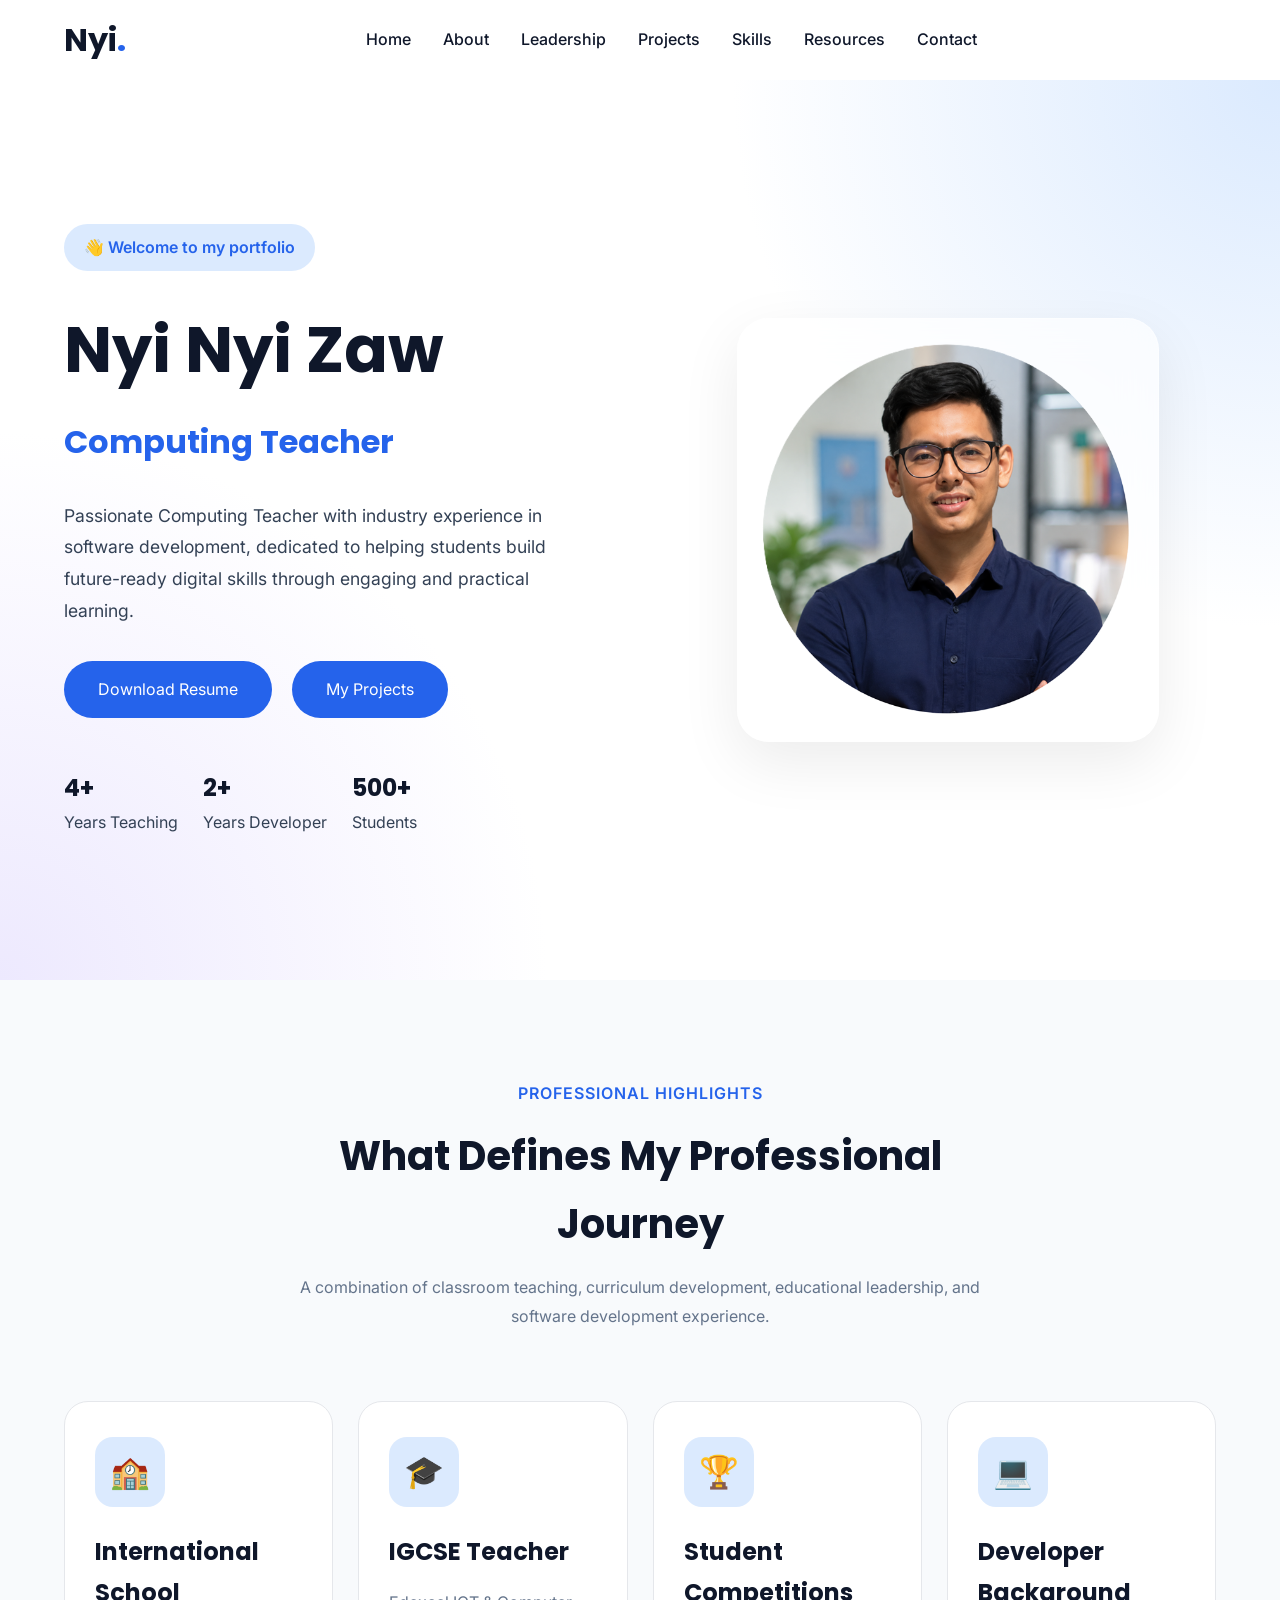
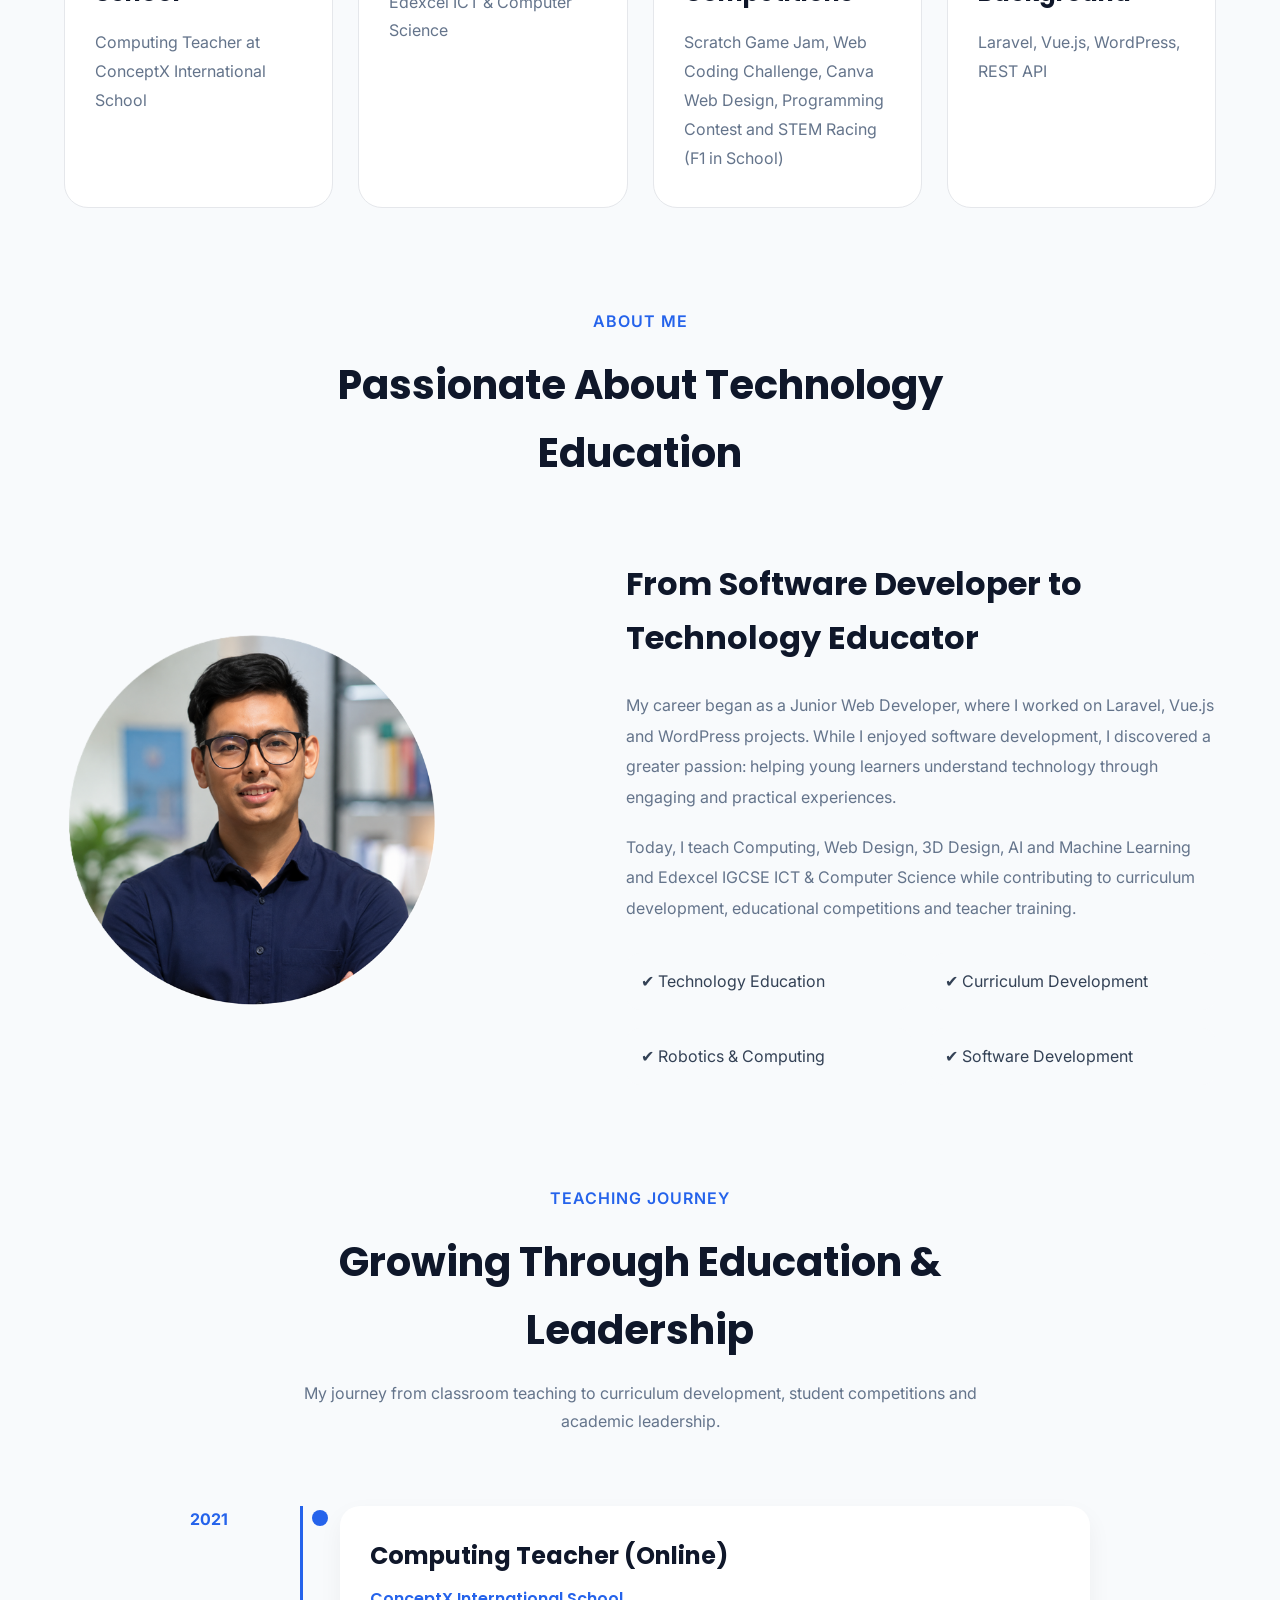
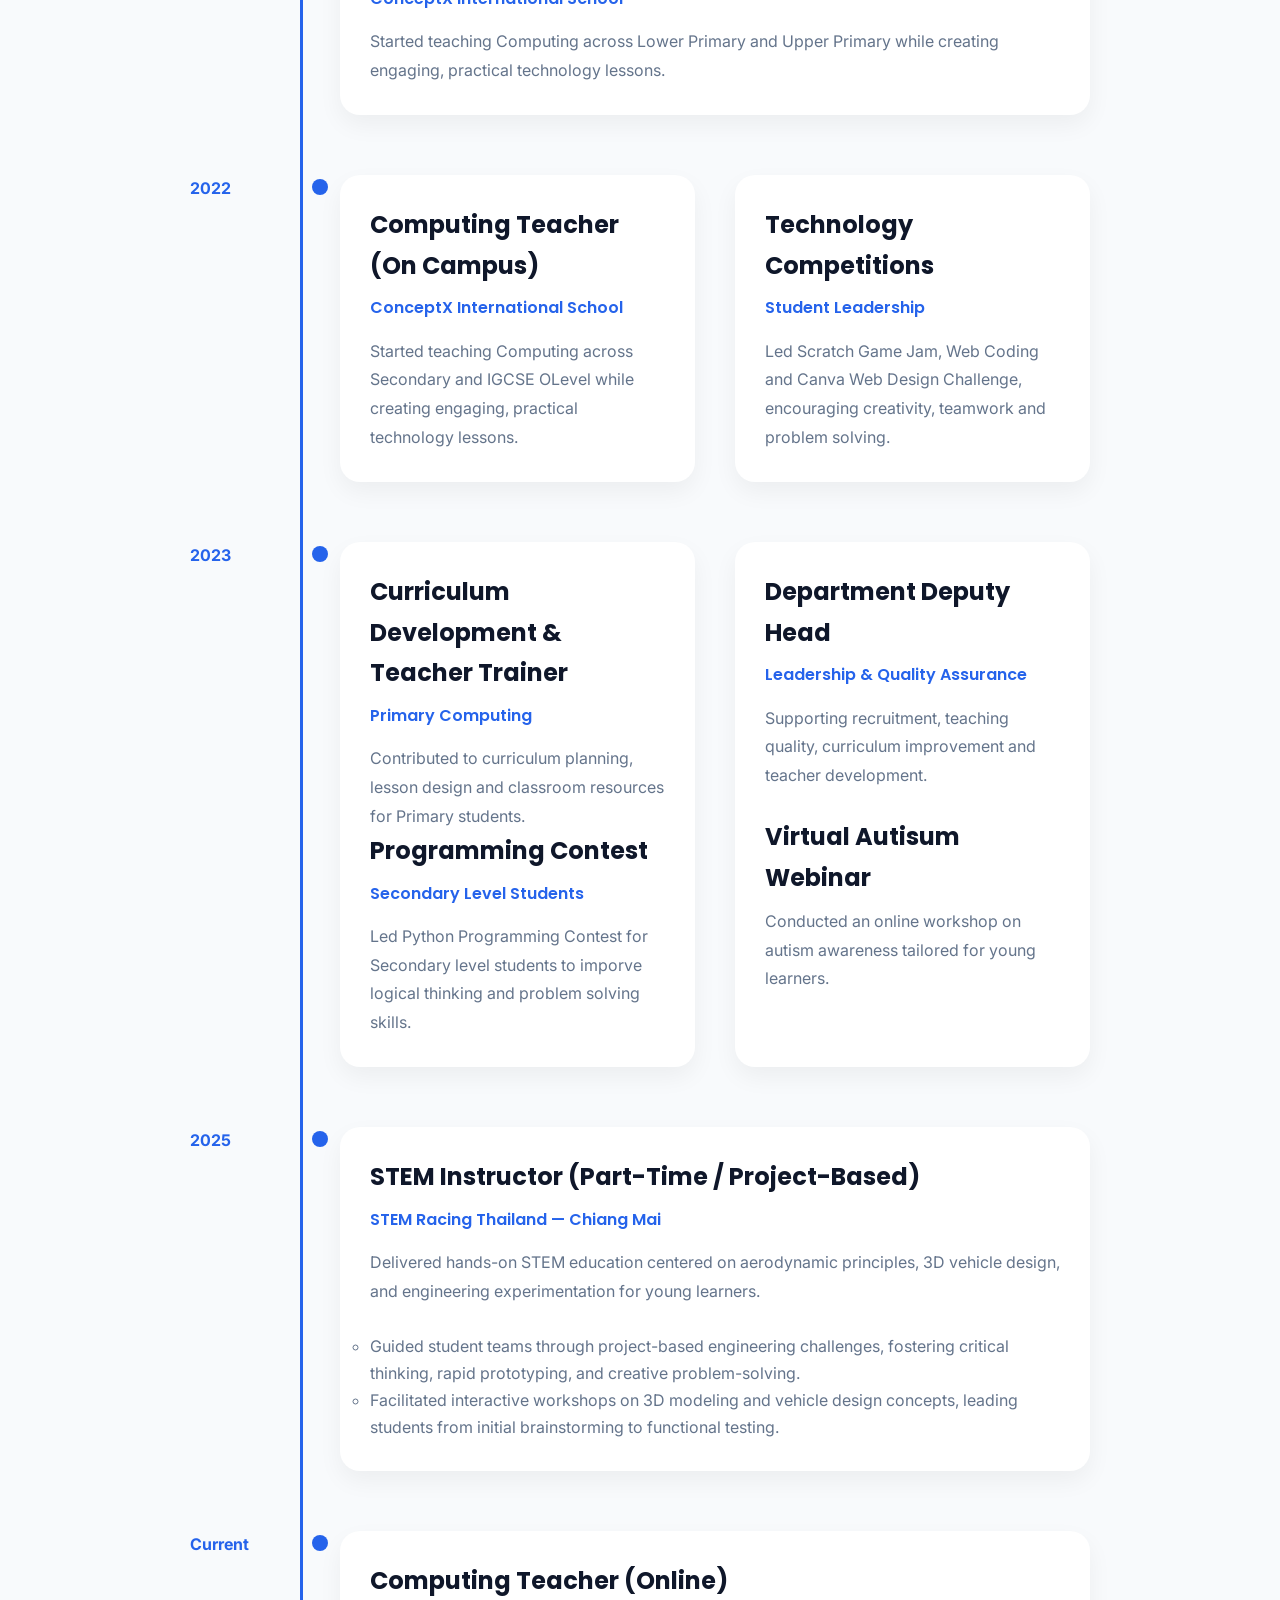
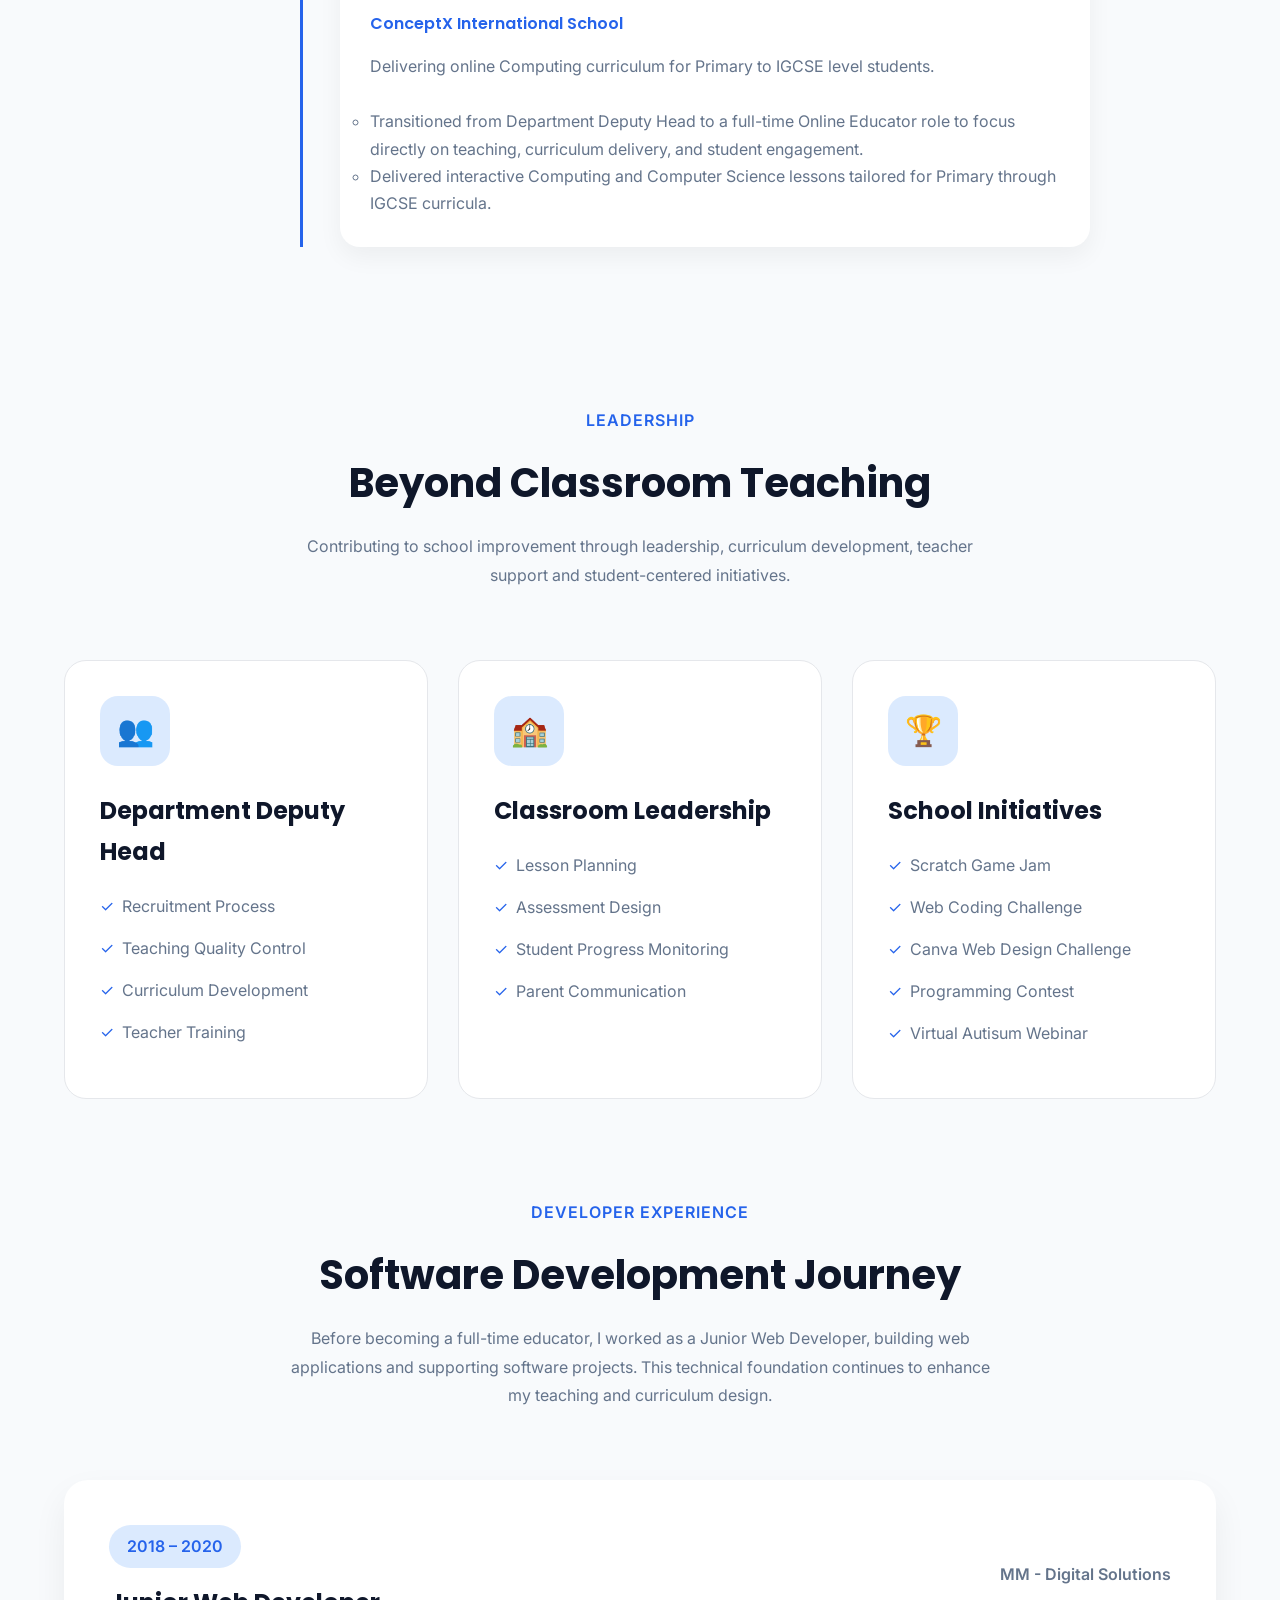
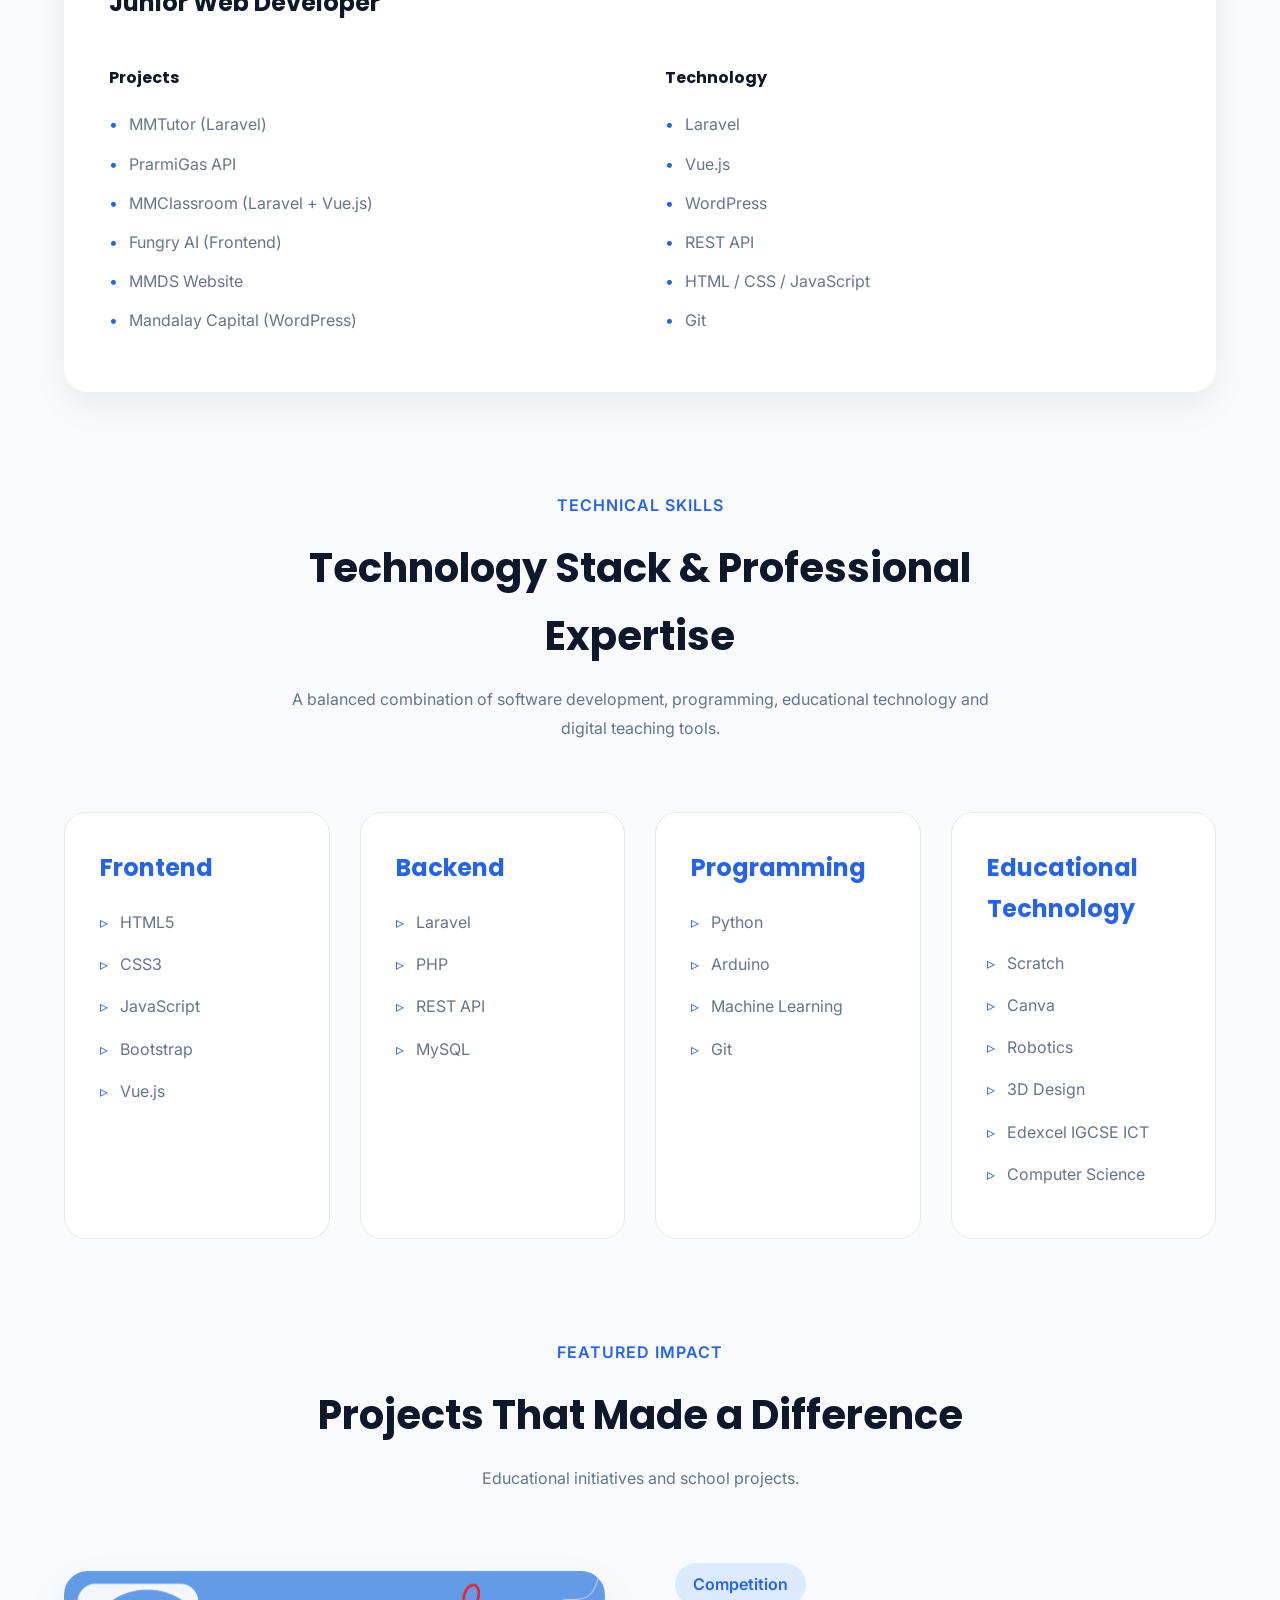
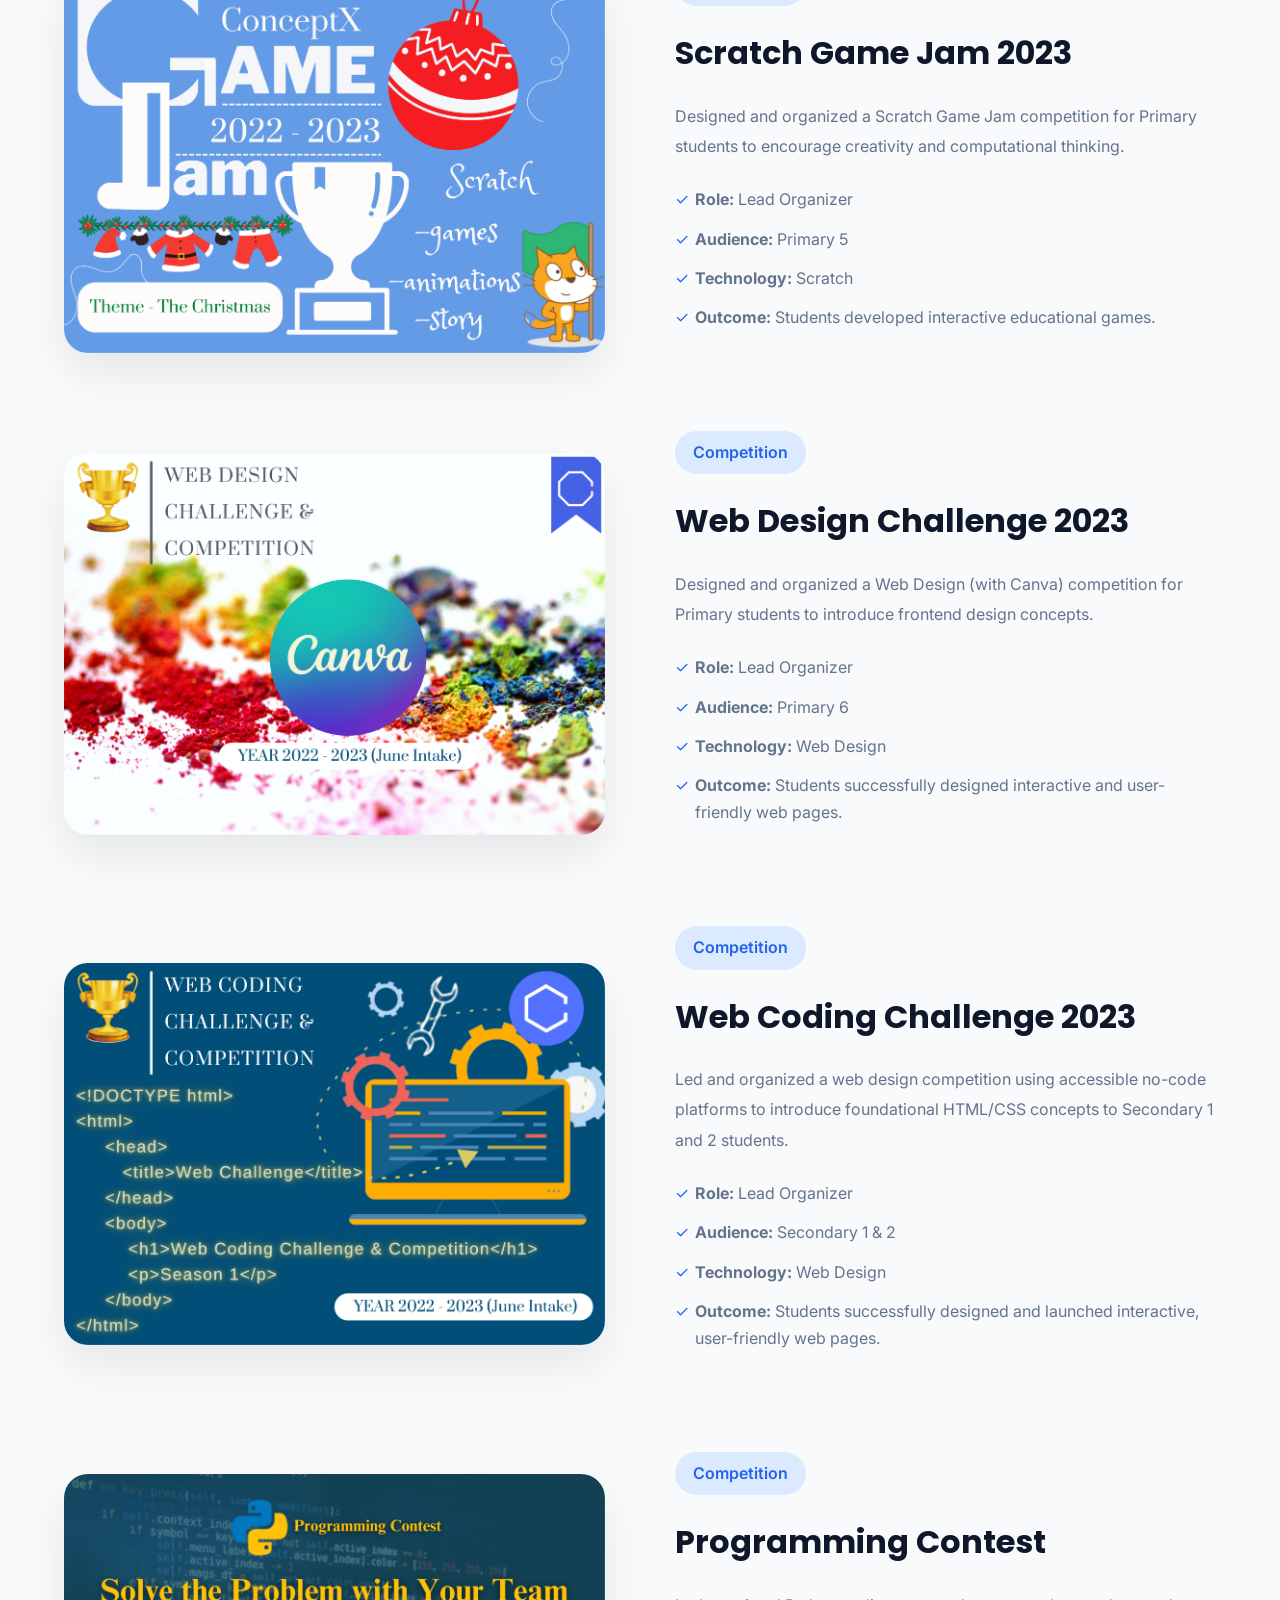
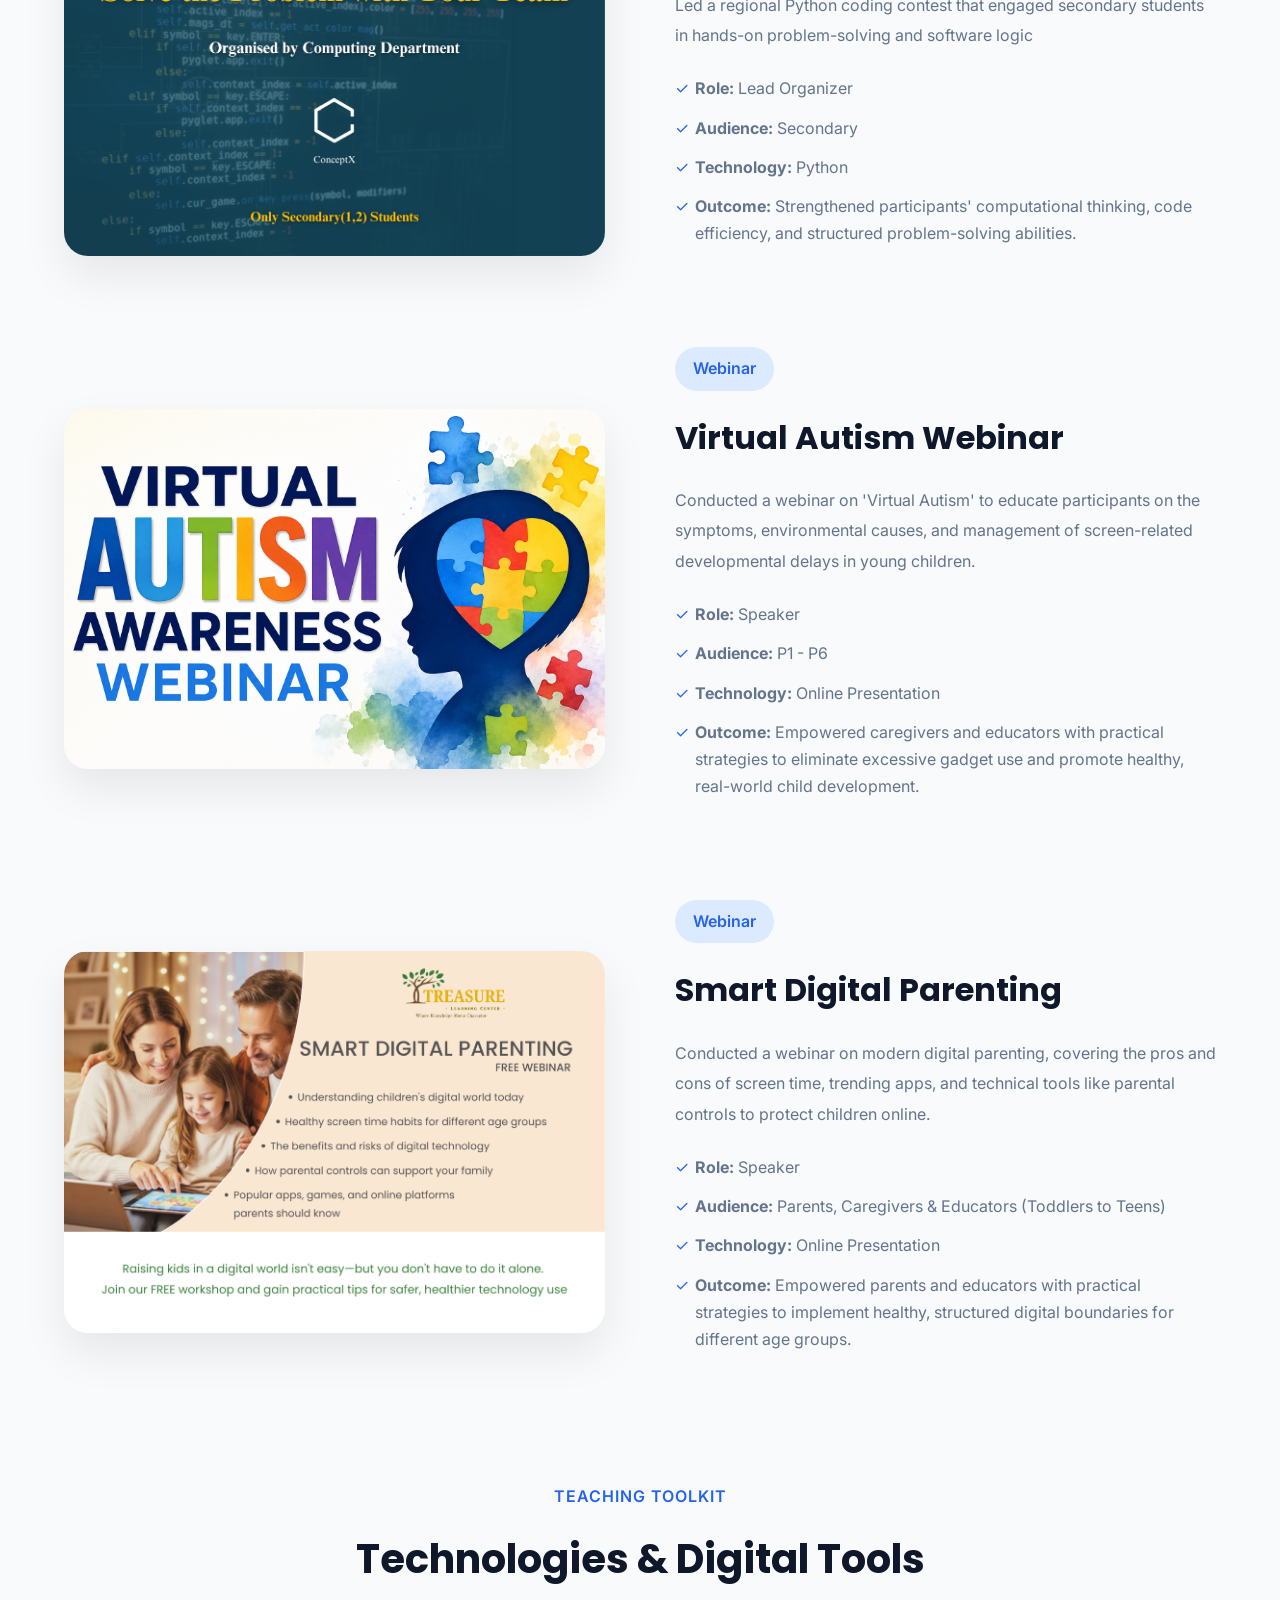
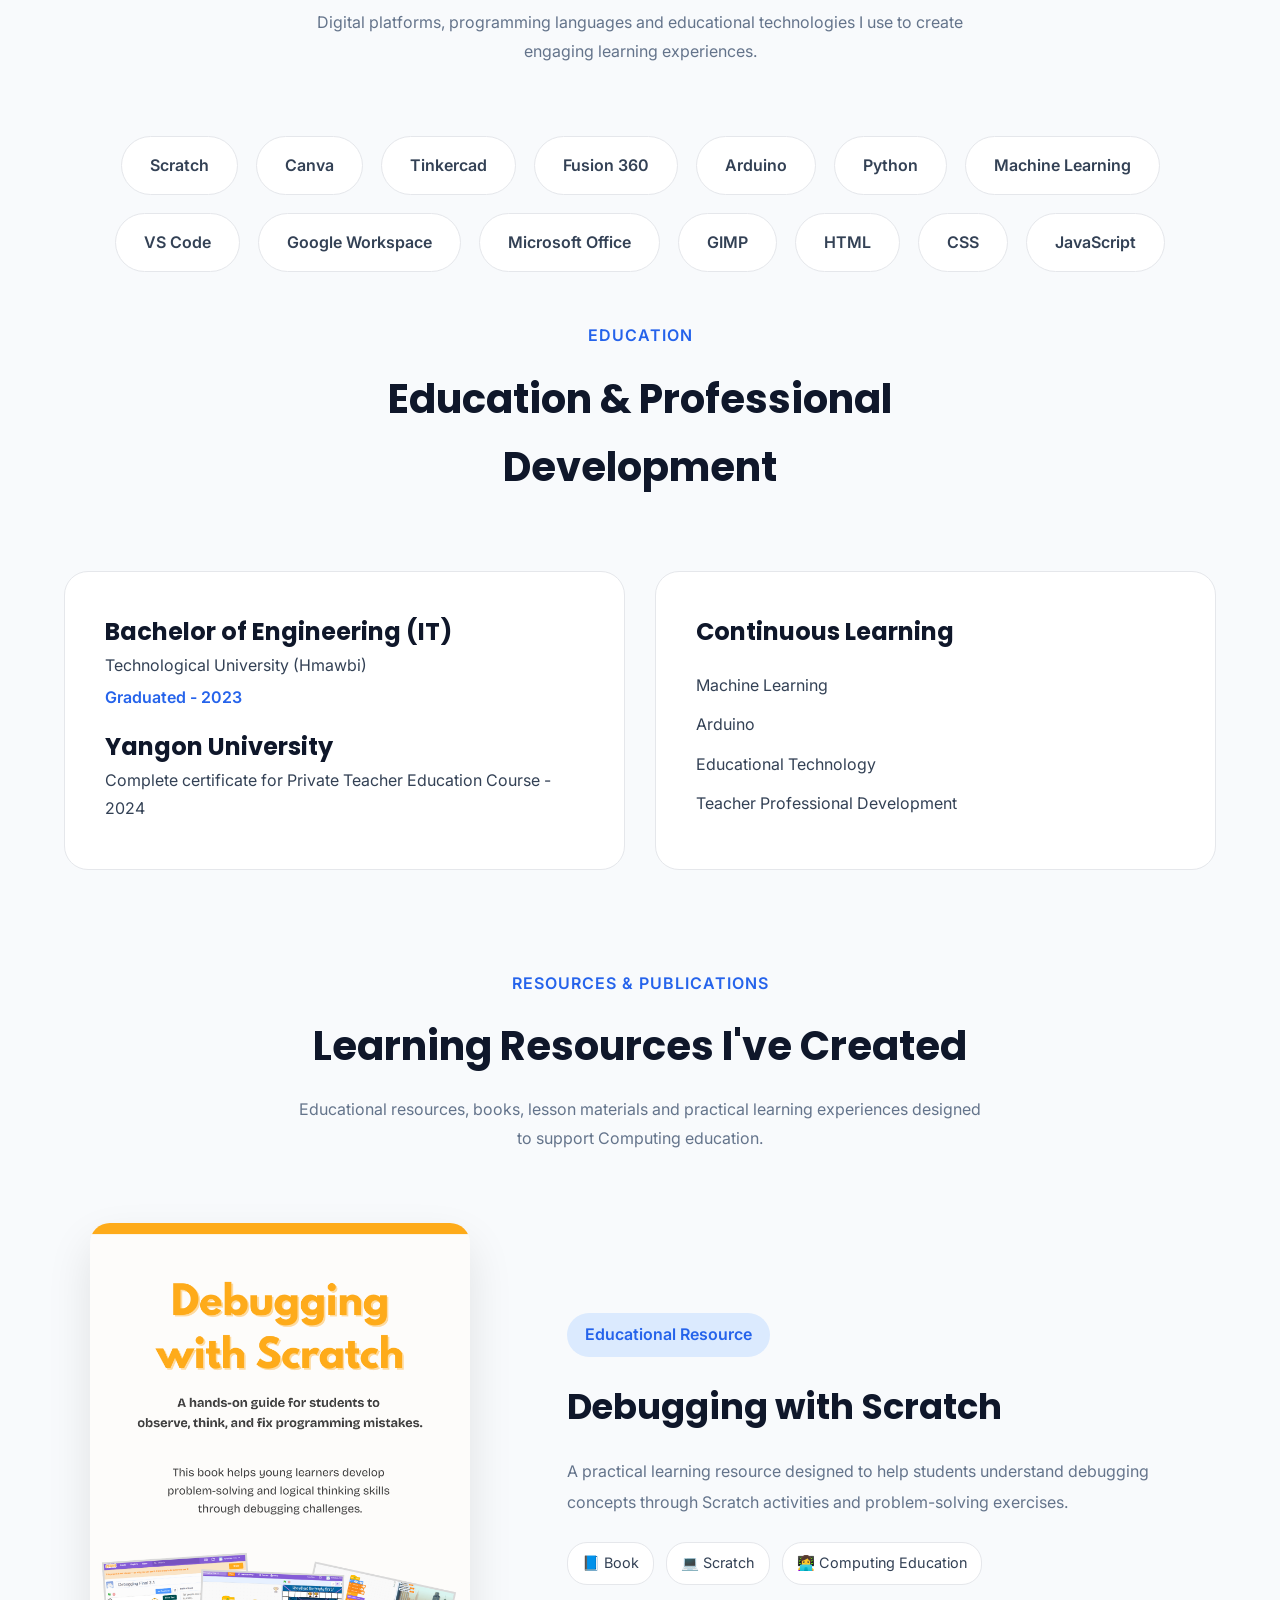
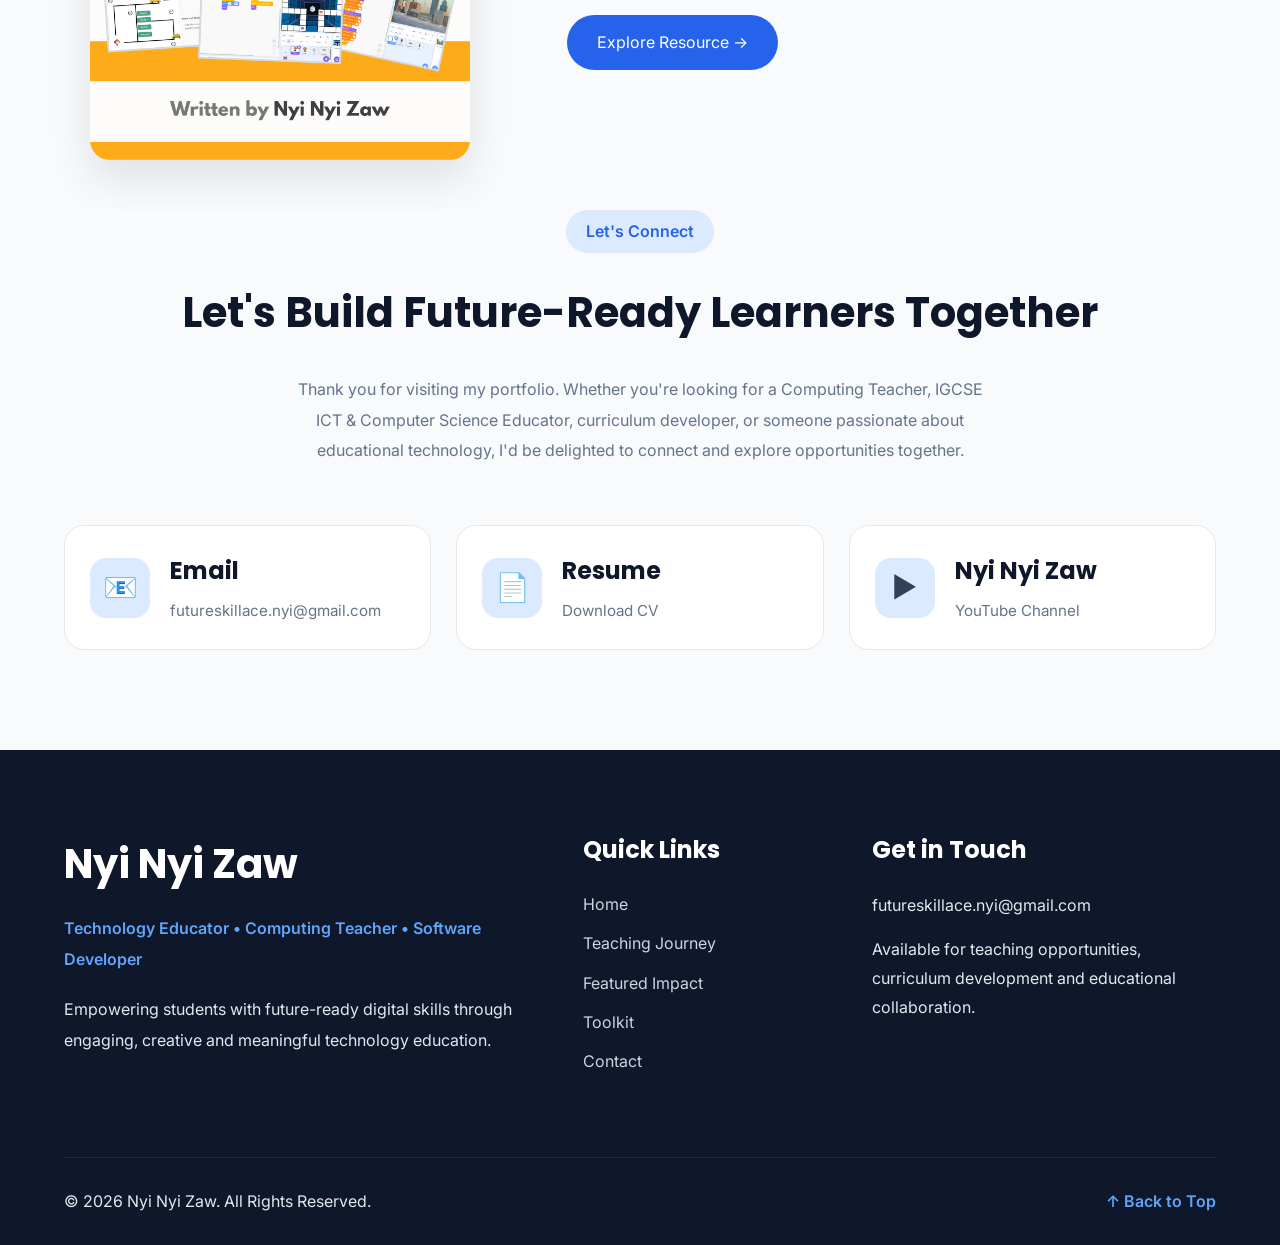
<file: index.html>
<!DOCTYPE html>
<html lang="en">

<head>

    <meta charset="UTF-8">

    <meta
        name="viewport"
        content="width=device-width, initial-scale=1.0">

    <title>Nyi Nyi Zaw | Technology Educator</title>

    <meta
        name="description"
        content="Professional portfolio of Nyi Nyi Zaw, Computing Teacher, Curriculum Designer and Former Software Developer.">

    <!-- CSS -->

    <link rel="stylesheet" href="css/style.css">
    <link rel="stylesheet" href="css/main-info.css">
    <link rel="stylesheet" href="css/highlight.css">
    <link rel="stylesheet" href="css/about-me.css">
    <link rel="stylesheet" href="css/teaching-journey.css">
    <link rel="stylesheet" href="css/leadership.css">
    <link rel="stylesheet" href="css/developer.css">
    <link rel="stylesheet" href="css/technical.css">
    <link rel="stylesheet" href="css/features.css">
    <link rel="stylesheet" href="css/teaching-toolkit.css">
    <link rel="stylesheet" href="css/education.css">
    <link rel="stylesheet" href="css/resources.css">
    <link rel="stylesheet" href="css/contact.css">
    <link rel="stylesheet" href="css/footer.css">
    <link rel="stylesheet" href="css/responsive.css">
</head>

<body>

    <!-- ==========================
         Header
    =========================== -->
    <header class="header">

        <div class="container">

            <nav class="navbar">

                <!-- Logo -->

                <a href="#" class="logo">

                    Nyi<span>.</span>

                </a>

                <!-- Navigation -->

                <ul class="nav-links">
                    <li><a href="#home">Home</a></li>
                    <li><a href="#about">About</a></li>
                    <li><a href="#leadership">Leadership</a></li>
                    <li><a href="#projects">Projects</a></li>
                    <li><a href="#skills">Skills</a></li>
                    <li><a href="#resources">Resources</a></li>
                    <li><a href="#contact">Contact</a></li>
                </ul>

                <!-- Right Side -->

                <div class="nav-right">

                    <!-- Dark Mode -->
<!-- 
                    <button class="theme-btn">

                        🌙

                    </button> -->

                    <!-- Mobile -->

                    <button class="menu-btn">

                        ☰

                    </button>

                </div>

            </nav>

        </div>

    </header>


    <!-- ==========================
         Main Content
    =========================== -->

    <main>
        <!-- =====================================
Hero Section
====================================== -->

        <section class="main-info reveal" id="home">

            <div class="container">

                <div class="main-info-wrapper">

                    <!-- LEFT -->

                    <div class="main-info-content">

                        <span class="main-info-badge">

                            👋 Welcome to my portfolio

                        </span>

                        <h1>

                            Nyi Nyi Zaw

                        </h1>

                        <h2>

                            <span id="typing-text">

                                Technology Educator

                            </span>

                        </h2>

                        <p>

                            Passionate Computing Teacher with industry experience in software development, dedicated to helping students build future-ready digital skills through engaging and practical learning.

                        </p>

                        <div class="main-info-buttons">

                            <a href="assets/resume.pdf" class="btn">

                                Download Resume

                            </a>

                            <a href="#projects" class="btn btn-outline">

                                My Projects

                            </a>

                        </div>
                        <!-- <div class="main-info-stats">

                            <div class="stat-item">

                                <h3>4+</h3>

                                <p>Years Teaching</p>

                            </div>

                            <div class="stat-item">

                                <h3>IGCSE</h3>

                                <p>ICT & Computer Science</p>

                            </div>

                            <div class="stat-item">

                                <h3>6+</h3>

                                <p>Programs & Competitions Led</p>

                            </div>

                        </div> -->
                        <div class="main-info-stats">

                            <div class="stat">
                                <h3 class="counter" data-target="4" data-suffix="+">0</h3>
                                <span>Years Teaching</span>
                            </div>

                            <div class="stat">
                                <h3 class="counter" data-target="2" data-suffix="+">0</h3>
                                <span>Years Developer</span>
                            </div>

                            <div class="stat">
                                <h3 class="counter" data-target="500" data-suffix="+">0</h3>
                                <span>Students</span>
                            </div>

                        </div>
                    </div>

                    <!-- RIGHT -->

                    <div class="main-info-image">

                        <div class="image-card">

                            <img
                                src="images/profile/profile.png"
                                alt="Nyi Nyi Zaw">

                        </div>

                    </div>

                </div>

            </div>

        </section>
        <!-- start highlight section -->

        <section class="highlights reveal" id="highlights">

            <div class="container">

                <div class="section-heading">

                    <span>Professional Highlights</span>

                    <h2>What Defines My Professional Journey</h2>

                    <p>
                        A combination of classroom teaching, curriculum development,
                        educational leadership, and software development experience.
                    </p>

                </div>

                <div class="highlight-grid">

                    <article class="highlight-card">

                        <div class="icon">🏫</div>

                        <h3>International School</h3>

                        <p>

                            Computing Teacher at
                            ConceptX International School

                        </p>

                    </article>

                    <article class="highlight-card">

                        <div class="icon">🎓</div>

                        <h3>IGCSE Teacher</h3>

                        <p>

                            Edexcel ICT &
                            Computer Science

                        </p>

                    </article>

                    <article class="highlight-card">

                        <div class="icon">🏆</div>

                        <h3>Student Competitions</h3>

                        <p>

                            Scratch Game Jam,
                            Web Coding Challenge,
                            Canva Web Design,
                            Programming Contest and STEM Racing (F1 in School)

                        </p>

                    </article>

                    <article class="highlight-card">

                        <div class="icon">💻</div>

                        <h3>Developer Background</h3>

                        <p>

                            Laravel,
                            Vue.js,
                            WordPress,
                            REST API

                        </p>

                    </article>

                </div>

            </div>

        </section>
        <!-- end highlight section -->

        <!-- =====================================
        About Me
        ====================================== -->

        <section class="about" id="about">

            <div class="container">

                <div class="section-heading">

                    <span>About Me</span>

                    <h2>Passionate About Technology Education</h2>

                </div>

                <div class="about-wrapper">

                    <!-- Left -->

                    <figure class="about-image">

                        <img src="images/profile/profile.png"
                            alt="Nyi Nyi Zaw">

                    </figure>

                    <!-- Right -->

                    <article class="about-content">

                        <h3>

                            From Software Developer to Technology Educator

                        </h3>

                        <p>

                            My career began as a Junior Web Developer,
                            where I worked on Laravel, Vue.js and
                            WordPress projects. While I enjoyed software
                            development, I discovered a greater passion:
                            helping young learners understand technology
                            through engaging and practical experiences.

                        </p>

                        <p>

                            Today, I teach Computing, Web Design, 3D Design, AI and Machine Learning and 
                            Edexcel IGCSE ICT & Computer Science while
                            contributing to curriculum development,
                            educational competitions and teacher training.

                        </p>

                        <ul class="about-list">

                            <li>✔ Technology Education</li>

                            <li>✔ Curriculum Development</li>

                            <li>✔ Robotics & Computing</li>

                            <li>✔ Software Development</li>

                        </ul>

                    </article>

                </div>

            </div>

        </section>

        <!-- =====================================
        Teaching Journey
        ====================================== -->

        <section class="journey reveal" id="journey">

            <div class="container">

                <div class="section-heading">

                    <span>Teaching Journey</span>

                    <h2>Growing Through Education & Leadership</h2>

                    <p>
                        My journey from classroom teaching to curriculum development,
                        student competitions and academic leadership.
                    </p>

                </div>

                <div class="timeline">

                    <!-- Item -->

                    <article class="timeline-item">

                        <div class="timeline-year">

                            2021

                        </div>

                        <div class="timeline-content">

                            <h3>Computing Teacher (Online)</h3>

                            <h4>ConceptX International School</h4>

                            <p>

                                Started teaching Computing across Lower Primary and
                                Upper Primary while creating engaging,
                                practical technology lessons.

                            </p>

                        </div>

                    </article>

                    <!-- Item -->

                    <article class="timeline-item">

                        <div class="timeline-year">

                            2022

                        </div>

                        <div class="timeline-content">

                            <h3>Computing Teacher (On Campus) </h3>

                            <h4>ConceptX International School</h4>

                            <p>

                                Started teaching Computing across Secondary and IGCSE OLevel while creating engaging,
                                practical technology lessons.


                            </p>

                        </div>
                        <div class="timeline-content">

                            <h3>Technology Competitions</h3>

                            <h4>Student Leadership</h4>

                            <p>

                                Led Scratch Game Jam, Web Coding and Canva Web Design Challenge,
                                encouraging creativity, teamwork and problem solving.

                            </p>

                        </div>

                    </article>

                    <!-- Item -->

                    <article class="timeline-item">

                        <div class="timeline-year">

                            2023

                        </div>
                        <div class="timeline-content">

                            <h3>Curriculum Development & Teacher Trainer</h3>

                            <h4>Primary Computing</h4>

                            <p>

                                Contributed to curriculum planning, lesson design
                                and classroom resources for Primary students.

                            </p>
                            <h3>Programming Contest</h3>

                            <h4>Secondary Level Students</h4>

                            <p>
                                Led Python Programming Contest for Secondary level students to imporve
                                logical thinking and problem solving skills.
                            </p>

                        </div>
                        <div class="timeline-content">

                            <h3>Department Deputy Head</h3>
                         
                            <h4>Leadership & Quality Assurance</h4>

                            <p>

                                Supporting recruitment, teaching quality,
                                curriculum improvement and teacher development.
                            </p>
                            <br>
                             <h3>Virtual Autisum Webinar</h3>
                             <p>
                                Conducted an online workshop on autism awareness tailored for young learners.
                             </p>

                        </div>
                    </article>

                    <article class="timeline-item">

                        <div class="timeline-year">

                            2025

                        </div>
                        <div class="timeline-content">

                            <h3>STEM Instructor (Part-Time / Project-Based)</h3>

                            <h4>STEM Racing Thailand — Chiang Mai</h4>

                            <p>

                                Delivered hands-on STEM education centered on aerodynamic principles, 3D vehicle design, and engineering experimentation for young learners.

                            </p>
                            <br>
                            <ul >
                                <li>Guided student teams through project-based engineering challenges, fostering critical thinking, rapid prototyping, and creative problem-solving.</li>
                                <li>Facilitated interactive workshops on 3D modeling and vehicle design concepts, leading students from initial brainstorming to functional testing.</li>
                            </ul>
                            
                        </div>
                       
                    </article>

                    <!-- Item -->

                    <article class="timeline-item">

                        <div class="timeline-year">

                            Current

                        </div>

                        <div class="timeline-content">

                            <h3>Computing Teacher (Online)</h3>

                            <h4>ConceptX International School</h4>

                            <p>
                                Delivering online Computing curriculum for Primary to IGCSE level students.
                            </p>
                            <br>
                            <ul>
                                <li>Transitioned from Department Deputy Head to a full-time Online Educator role to focus directly on teaching, curriculum delivery, and student engagement.</li>
                                <li>Delivered interactive Computing and Computer Science lessons tailored for Primary through IGCSE curricula.</li>
                            </ul>

                        </div>

                    </article>

                </div>

            </div>

        </section>

        <!-- =====================================
        Leadership
        ====================================== -->

        <section class="leadership reveal " id="leadership">

            <div class="container">

                <div class="section-heading">

                    <span>Leadership</span>

                    <h2>Beyond Classroom Teaching</h2>

                    <p>

                        Contributing to school improvement through
                        leadership, curriculum development, teacher
                        support and student-centered initiatives.

                    </p>

                </div>

                <div class="leadership-grid">

                    <article class="leader-card">

                        <div class="leader-icon">👥</div>

                        <h3>Department Deputy Head</h3>

                        <ul>

                            <li>Recruitment Process</li>

                            <li>Teaching Quality Control</li>

                            <li>Curriculum Development</li>

                            <li>Teacher Training</li>

                        </ul>

                    </article>

                    <article class="leader-card">

                        <div class="leader-icon">🏫</div>

                        <h3>Classroom Leadership</h3>

                        <ul>

                            <li>Lesson Planning</li>

                            <li>Assessment Design</li>

                            <li>Student Progress Monitoring</li>

                            <li>Parent Communication</li>

                        </ul>

                    </article>

                    <article class="leader-card">

                        <div class="leader-icon">🏆</div>

                        <h3>School Initiatives</h3>

                        <ul>

                            <li>Scratch Game Jam</li>

                            <li>Web Coding Challenge</li>

                            <li>Canva Web Design Challenge</li>

                            <li>Programming Contest</li>

                            <li>Virtual Autisum Webinar</li>

                        </ul>

                    </article>

                </div>

            </div>

        </section>

        <!-- =====================================
        Software Development
        ====================================== -->

        <section class="developer reveal" id="developer">

            <div class="container">

                <div class="section-heading">

                    <span>Developer Experience</span>

                    <h2>Software Development Journey</h2>

                    <p>

                        Before becoming a full-time educator, I worked as a Junior Web
                        Developer, building web applications and supporting software
                        projects. This technical foundation continues to enhance my
                        teaching and curriculum design.

                    </p>

                </div>

                <div class="developer-card">

                    <div class="developer-header">

                        <div>

                            <span class="developer-year">

                                2018 – 2020

                            </span>

                            <h3>

                                Junior Web Developer

                            </h3>

                        </div>

                        <div class="developer-company">

                            MM - Digital Solutions

                        </div>

                    </div>

                    <div class="developer-content">

                        <div>

                            <h4>Projects</h4>

                            <ul>

                                <li>MMTutor (Laravel)</li>

                                <li>PrarmiGas API</li>

                                <li>MMClassroom (Laravel + Vue.js)</li>

                                <li>Fungry AI (Frontend)</li>

                                <li>MMDS Website</li>

                                <li>Mandalay Capital (WordPress)</li>

                            </ul>

                        </div>

                        <div>

                            <h4>Technology</h4>

                            <ul>

                                <li>Laravel</li>

                                <li>Vue.js</li>

                                <li>WordPress</li>

                                <li>REST API</li>

                                <li>HTML / CSS / JavaScript</li>

                                <li>Git</li>

                            </ul>

                        </div>

                    </div>

                </div>

            </div>

        </section>

        <!-- =====================================
        Technical Skills
        ====================================== -->

        <section class="skills reveal" id="skills">

            <div class="container">

                <div class="section-heading">

                    <span>Technical Skills</span>

                    <h2>Technology Stack & Professional Expertise</h2>

                    <p>

                        A balanced combination of software development,
                        programming, educational technology and digital
                        teaching tools.

                    </p>

                </div>

                <div class="skills-grid">

                    <!-- Card 1 -->

                    <article class="skill-card">

                        <h3>Frontend</h3>

                        <ul>

                            <li>HTML5</li>
                            <li>CSS3</li>
                            <li>JavaScript</li>
                            <li>Bootstrap</li>
                            <li>Vue.js</li>

                        </ul>

                    </article>

                    <!-- Card 2 -->

                    <article class="skill-card">

                        <h3>Backend</h3>

                        <ul>

                            <li>Laravel</li>
                            <li>PHP</li>
                            <li>REST API</li>
                            <li>MySQL</li>

                        </ul>

                    </article>

                    <!-- Card 3 -->

                    <article class="skill-card">

                        <h3>Programming</h3>

                        <ul>

                            <li>Python</li>
                            <li>Arduino</li>
                            <li>Machine Learning</li>
                            <li>Git</li>

                        </ul>

                    </article>

                    <!-- Card 4 -->

                    <article class="skill-card">

                        <h3>Educational Technology</h3>

                        <ul>

                            <li>Scratch</li>
                            <li>Canva</li>
                            <li>Robotics</li>
                            <li>3D Design</li>
                            <li>Edexcel IGCSE ICT</li>
                            <li>Computer Science</li>
                        </ul>

                    </article>

                </div>

            </div>

        </section>


        <!-- =====================================
        Featured Impact
        ====================================== -->

        <section class="impact reveal" id="projects">

            <div class="container">

                <div class="section-heading">

                    <span>Featured Impact</span>

                    <h2>

                        Projects That Made a Difference

                    </h2>

                    <p>

                        Educational initiatives and school projects.

                    </p>

                </div>

                <div id="impact-container">

                </div>

            </div>

        </section>


        <!-- =====================================
        Teaching Toolkit
        ====================================== -->

        <section class="toolkit reveal" id="toolkit">

            <div class="container">

                <div class="section-heading">

                    <span>Teaching Toolkit</span>

                    <h2>Technologies & Digital Tools</h2>

                    <p>

                        Digital platforms, programming languages and
                        educational technologies I use to create engaging
                        learning experiences.

                    </p>

                </div>

                <div id="toolkit-container">

                </div>

            </div>

        </section>

        <!-- eduction and certificate -->
        <section class="education reveal" id="education">

            <div class="container">

                <div class="section-heading">

                    <span>Education</span>

                    <h2>Education & Professional Development</h2>

                </div>

                <div class="education-grid">

                    <div class="education-card">

                        <h3>

                            Bachelor of Engineering (IT)

                        </h3>

                        <p>

                            Technological University (Hmawbi)

                        </p>

                        <span>

                            Graduated - 2023

                        </span>
                        <br/>
                        <h3>

                            Yangon University

                        </h3>

                        <p>

                            Complete certificate for Private Teacher Education Course - 2024

                        </p>

                    </div>

                    <div class="education-card">

                    <h3>

                    Continuous Learning

                    </h3>

                    <ul>

                    <li>Machine Learning</li>

                    <li>Arduino</li>

                    <li>Educational Technology</li>

                    <li>Teacher Professional Development</li>

                    </ul>

                    </div>

                </div>

            </div>

        </section>

        <!--======================================
        Resources & Publications
        ======================================-->

        <section class="resources" id="resources">

            <div class="container">

                <div class="section-heading">

                    <span>Resources & Publications</span>

                    <h2>Learning Resources I've Created</h2>

                    <p>
                        Educational resources, books, lesson materials and practical
                        learning experiences designed to support Computing education.
                    </p>

                </div>

                <div class="resource-feature">

                    <div class="resource-image">

                        <img
                            src="images/projects/debugging-with-scratch.png"
                            alt="Debugging with Scratch"
                        >

                    </div>

                    <div class="resource-content">

                        <span class="resource-tag">Educational Resource</span>

                        <h3>Debugging with Scratch</h3>

                        <p>
                            A practical learning resource designed to help students
                            understand debugging concepts through Scratch activities
                            and problem-solving exercises.
                        </p>

                        <div class="resource-meta">

                            <span>📘 Book</span>
                            <span>💻 Scratch</span>
                            <span>👩‍💻 Computing Education</span>

                        </div>

                        <a href="resources.html" class="btn">
                            Explore Resource →
                        </a>

                    </div>

                </div>

            </div>

        </section>
        <!-- =====================================
        Contact
        ====================================== -->

        <section class="contact reveal" id="contact">

            <div class="container">

                <div class="contact-box">

                    <span class="contact-tag">

                        Let's Connect

                    </span>

                    <h2>

                        Let's Build Future-Ready Learners Together

                    </h2>

                    <p>

                        Thank you for visiting my portfolio. Whether you're looking for
                        a Computing Teacher, IGCSE ICT & Computer Science Educator,
                        curriculum developer, or someone passionate about educational
                        technology, I'd be delighted to connect and explore
                        opportunities together.

                    </p>

                    <div class="contact-actions">

                        <a href="mailto:futureskillsacademy.nyi@gmail.com" class="contact-card">

                            <div class="contact-icon">📧</div>

                            <div>

                                <h3>Email</h3>

                                <span>futureskillace.nyi@gmail.com</span>

                            </div>

                        </a>

                        <a href="assets/resume.pdf"
                        class="contact-card"
                        target="_blank">

                            <div class="contact-icon">📄</div>

                            <div>

                                <h3>Resume</h3>

                                <span>Download CV</span>

                            </div>

                        </a>


                        <a href="https:/www.youtube.com/@sr-nyinyizaw"
                        class="contact-card">

                            <div class="contact-icon">▶</div>

                            <div>

                                <h3>Nyi Nyi Zaw</h3>

                                <span>YouTube Channel</span>

                            </div>

                        </a>

                    </div>

                </div>

            </div>

        </section>
    </main>

        <!-- =====================================
    Footer
    ====================================== -->

    <footer class="footer">

        <div class="container">

            <div class="footer-grid">

                <!-- Left -->

                <div class="footer-about">

                    <h2>

                        Nyi Nyi Zaw

                    </h2>

                    <p class="footer-role">

                        Technology Educator • Computing Teacher • Software Developer

                    </p>

                    <p>

                        Empowering students with future-ready digital skills
                        through engaging, creative and meaningful technology education.

                    </p>

                </div>

                <!-- Middle -->

                <nav class="footer-links">

                    <h3>

                        Quick Links

                    </h3>

                    <ul>

                        <li><a href="#home">Home</a></li>

                        <li><a href="#journey">Teaching Journey</a></li>

                        <li><a href="#impact">Featured Impact</a></li>

                        <li><a href="#toolkit">Toolkit</a></li>

                        <li><a href="#contact">Contact</a></li>

                    </ul>

                </nav>

                <!-- Right -->

                <div class="footer-contact">

                    <h3>

                        Get in Touch

                    </h3>

                    <p>
                        <a href="mailto:futureskillsacademy.nyi@gmail.com" style="margin:0;padding:0">futureskillace.nyi@gmail.com</a>
                    </p>

                    <p>

                        Available for teaching opportunities,
                        curriculum development and educational collaboration.

                    </p>

                </div>

            </div>

            <div class="footer-bottom">

                <p>

                    © 2026 Nyi Nyi Zaw.
                    All Rights Reserved.

                </p>

                <a href="#home" class="back-top">

                    ↑ Back to Top

                </a>

            </div>

        </div>

    </footer>

    <script src="js/data.js"></script>
    <script src="js/script.js"></script>

</body>

</html>
</file>
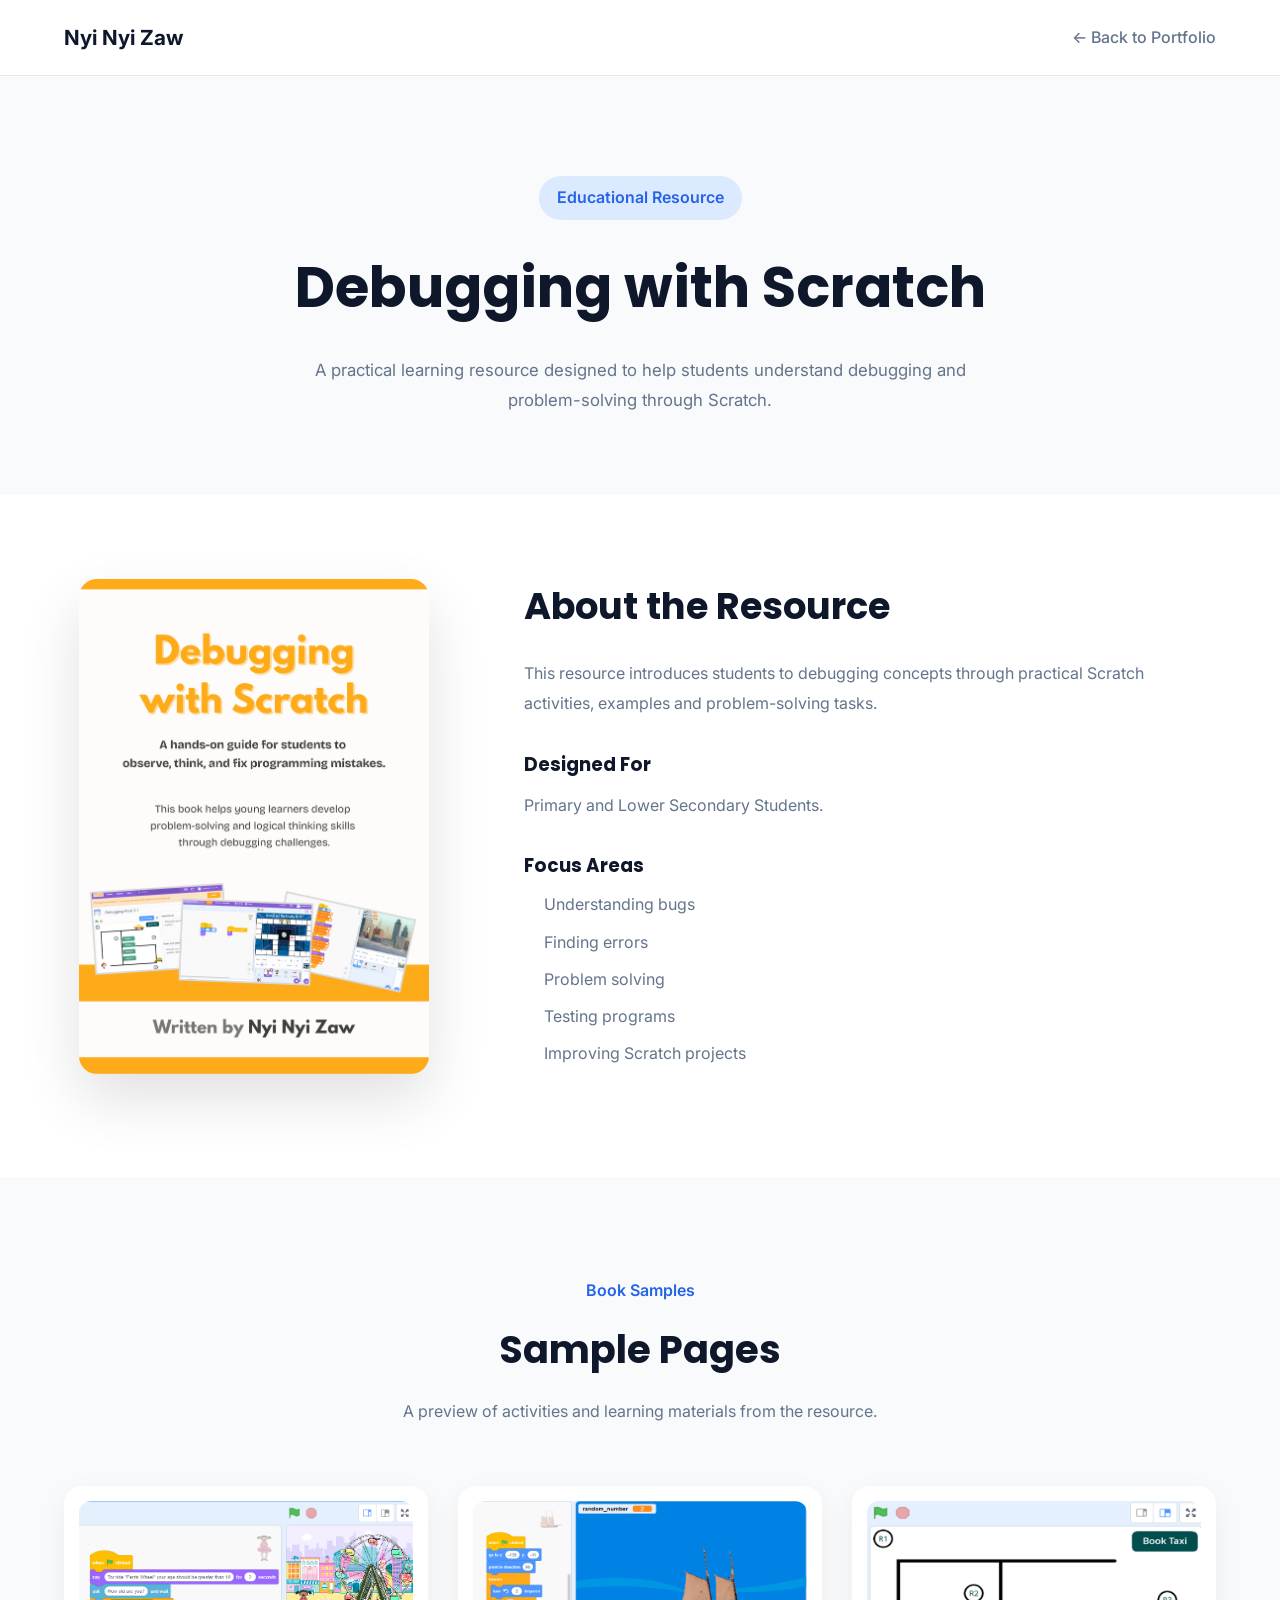
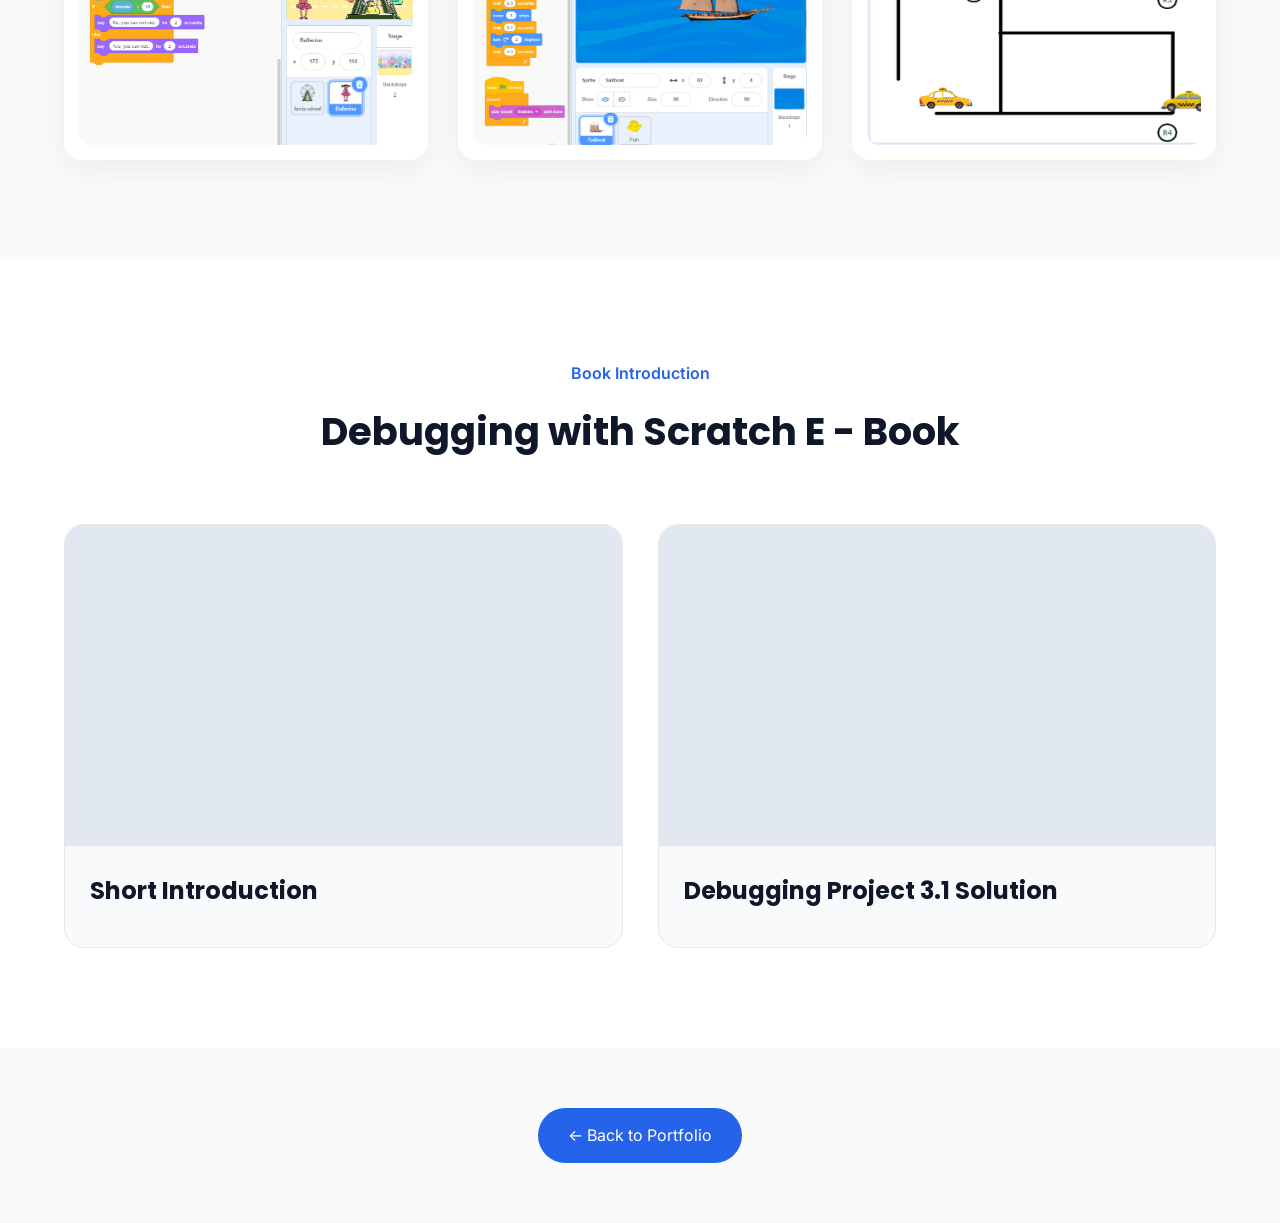
<file: resources.html>
<!DOCTYPE html>
<html lang="en">

<head>

    <meta charset="UTF-8">

    <meta
        name="viewport"
        content="width=device-width, initial-scale=1.0"
    >
    <meta name="referrer" content="strict-origin-when-cross-origin">

    <title>Educational Resources | Nyi Nyi Zaw</title>

    <link rel="stylesheet" href="css/style.css">
    <link rel="stylesheet" href="css/resource-page.css">

</head>

<body class="resource-page">

<header class="resource-header">

    <div class="container resource-header-inner">

        <a href="index.html" class="resource-logo">
            Nyi Nyi Zaw
        </a>

        <a href="index.html" class="resource-back">
            ← Back to Portfolio
        </a>

    </div>

</header>


<main>

    <!-- ======================================
         RESOURCE HERO
    ====================================== -->

    <section class="resource-hero">

        <div class="container">

            <span class="resource-label">
                Educational Resource
            </span>

            <h1>Debugging with Scratch</h1>

            <p>
                A practical learning resource designed to help students
                understand debugging and problem-solving through Scratch.
            </p>

        </div>

    </section>


    <!-- ======================================
         BOOK
    ====================================== -->

    <section class="book-section">

        <div class="container">

            <div class="book-grid">

                <div class="book-cover">

                    <img
                        src="./images/projects/debugging-with-scratch.png"
                        alt="Debugging with Scratch book cover"
                    >

                </div>


                <div class="book-info">

                    <h2>About the Resource</h2>

                    <p>
                        This resource introduces students to debugging
                        concepts through practical Scratch activities,
                        examples and problem-solving tasks.
                    </p>


                    <h3>Designed For</h3>

                    <p>
                        Primary and Lower Secondary Students.
                    </p>


                    <h3>Focus Areas</h3>

                    <ul>
                        <li>Understanding bugs</li>
                        <li>Finding errors</li>
                        <li>Problem solving</li>
                        <li>Testing programs</li>
                        <li>Improving Scratch projects</li>
                    </ul>

                </div>

            </div>

        </div>

    </section>


    <!-- ======================================
         SAMPLE PAGES
    ====================================== -->

    <section class="samples-section">

        <div class="container">

            <div class="resource-section-heading">

                <span>Book Samples</span>

                <h2>Sample Pages</h2>

                <p>
                    A preview of activities and learning materials
                    from the resource.
                </p>

            </div>


            <div class="sample-grid">

                <div class="sample-card">
                    <img
                        src="./images/projects/debugg_project1.png"
                        alt="Sample page from Debugging with Scratch"
                    >
                </div>

                <div class="sample-card">
                    <img
                        src="./images/projects/debugg_project2.png"
                        alt="Sample page from Debugging with Scratch"
                    >
                </div>

                <div class="sample-card">
                    <img
                        src="./images/projects/debugg_project3.png"
                        alt="Sample page from Debugging with Scratch"
                    >
                </div>

            </div>

        </div>

    </section>


    <!-- ======================================
         VIDEOS
    ====================================== -->

    <section class="videos-section">

        <div class="container">

            <div class="resource-section-heading">

                <span>Book Introduction</span>

                <h2>Debugging with Scratch E - Book</h2>

                <!-- <p>
                    Examples of student projects, Computing activities
                    and lesson demonstrations.
                </p> -->

            </div>


            <div class="video-grid">


                <!-- VIDEO 1 -->

                <article class="video-card">

                    <div class="video-wrapper">
                        <iframe width="560" height="315" 
                            src="https://www.youtube.com/embed/oVnQEqmCKNc?si=cEYs8SOSQeFF0l13" 
                            title="YouTube video player" 
                            frameborder="0" 
                            allow="accelerometer; autoplay; clipboard-write; encrypted-media; gyroscope; picture-in-picture; web-share" 
                            referrerpolicy="strict-origin-when-cross-origin" allowfullscreen>
                        </iframe>

                    </div>

                    <div class="video-info">

                        <h3>Short Introduction</h3>

                        <!-- <p>
                            Example of a student project created using Scratch.
                        </p> -->

                    </div>

                </article>


                <!-- VIDEO 2 -->

                <article class="video-card">

                    <div class="video-wrapper">

                       <iframe width="560" height="315" 
                            src="https://www.youtube.com/embed/xr8mA_sJtaQ?si=Bpwj7xVAyqbATyH2" 
                            title="YouTube video player" 
                            frameborder="0" 
                            allow="accelerometer; autoplay; clipboard-write; encrypted-media; gyroscope; picture-in-picture; web-share" 
                            referrerpolicy="strict-origin-when-cross-origin" allowfullscreen>
                        </iframe>

                    </div>

                    <div class="video-info">

                        <h3>Debugging Project 3.1 Solution</h3>

                        <!-- <p>
                            Example of a practical Computing learning activity.
                        </p> -->

                    </div>

                </article>


            </div>

        </div>

    </section>


    <!-- ======================================
         BACK TO PORTFOLIO
    ====================================== -->

    <section class="resource-footer">

        <a href="index.html" class="btn">
            ← Back to Portfolio
        </a>

    </section>

</main>

</body>

</html>
</file>
<file: css/style.css>
/* ==========================
   Google Font
========================== */

@import url('https://fonts.googleapis.com/css2?family=Inter:wght@300;400;500;600;700&family=Poppins:wght@500;600;700&display=swap');


/* ==========================
   CSS Variables
========================== */

:root{

    --primary:#2563EB;
    --secondary:#7C3AED;
    --accent:#06B6D4;

    --dark:#0F172A;
    --dark-light:#1E293B;

    --white:#FFFFFF;
    --background:#F8FAFC;

    --text:#334155;
    --heading:#0F172A;

    --radius:18px;

    --shadow:0 10px 30px rgba(0,0,0,.08);

    --transition:.35s ease;

}


/* ==========================
   Reset
========================== */

*{

    margin:0;
    padding:0;
    box-sizing:border-box;

}

html{

    scroll-behavior:smooth;

}

body{

    font-family:"Inter",sans-serif;

    background:var(--background);

    color:var(--text);

    line-height:1.7;

}

img{

    max-width:100%;
    display:block;

}

a{

    text-decoration:none;

    color:inherit;

}

ul{

    list-style:none;

}

button{

    cursor:pointer;

    border:none;

}

section{

    padding:50px 0;
    scroll-margin-top: 90px;
}

.container{

    width:min(1200px,90%);
    margin:auto;

}

h1,
h2,
h3,
h4{

    color:var(--heading);

    font-family:"Poppins",sans-serif;

}

h1{

    font-size:3.8rem;

}

h2{

    font-size:2.5rem;

}

h3{

    font-size:1.5rem;

}

p{

    font-size:1rem;

}

.btn{

    display:inline-block;

    padding:14px 30px;

    border-radius:50px;

    background:var(--primary);

    color:white;

    transition:var(--transition);

}

.btn:hover{

    transform:translateY(-4px);

}

.section-title{

    text-align:center;

    margin-bottom:60px;

}

.section-title h2{

    margin-bottom:10px;

}

.section-title p{

    max-width:650px;

    margin:auto;

}

/*=============================
Header
==============================*/

.header{

     position: fixed;

    top:0;

    left:0;

    width:100%;

    z-index:1000;

    background:rgba(255,255,255,.90);

    backdrop-filter:blur(12px);

    transition:.35s;
}

.header.scrolled{

    box-shadow:0 10px 30px rgba(0,0,0,.08);

}

.navbar{

    display: flex;
    justify-content: space-between;
    align-items: center;
    height: 80px;

}

.nav-links{
    display:flex;

    align-items:center;

    gap:32px;

}

.nav-links a{

    position:relative;

    font-weight:500;

    color:var(--heading);

    transition:.3s;

}

.nav-links a::after{

    content:"";

    position:absolute;

    left:0;

    bottom:-8px;

    width:0;

    height:2px;

    background:var(--primary);

    transition:.3s;

}

.nav-links a:hover::after,

.nav-links a.active::after{

    width:100%;

}

.nav-links a:hover,

.nav-links a.active{

    color:var(--primary);

}

.nav-right{

    display:flex;

    align-items:center;

    gap:15px;

}



.logo{

    font-size:2rem;

    font-weight:700;

    color:var(--heading);

    font-family:"Poppins",sans-serif;

}

.logo span{

    color:var(--primary);

}
.theme-btn{

    width:42px;

    height:42px;

    border-radius:50%;

    background:#EEF2FF;

    transition:.3s;

}

.theme-btn:hover{

    background:var(--primary);

    color:white;

}

.menu-btn{

    display:none;

    width:42px;

    height:42px;

    border:none;

    background:none;

    font-size:28px;

}

/* main{

    margin-top:80px;

} */

/*======================================
Scroll Reveal Animation
======================================*/

.reveal {
    opacity: 0;
    transform: translateY(40px);
    transition:
        opacity 0.8s ease,
        transform 0.8s ease;
}

.reveal.active {
    opacity: 1;
    transform: translateY(0);
}
</file>
<file: css/main-info.css>
/*======================================
Hero
======================================*/

.main-info{
    margin-top:80px;
   min-height:100vh;

    display:flex;

    align-items:center;

    position:relative;

    overflow:hidden;

    background:
        radial-gradient(circle at top right,#dbeafe 0%,transparent 35%),
        radial-gradient(circle at bottom left,#ede9fe 0%,transparent 35%),
        #ffffff;


}

.main-info-wrapper{

    display:flex;

    justify-content:space-between;

    align-items:center;

    gap:80px;

}

.main-info-content{

    flex:1;

}

.main-info-image{

    flex:1;

    display:flex;

    justify-content:center;

}


.image-card{

    background:rgba(255,255,255,.65);

    backdrop-filter:blur(18px);

    border:1px solid rgba(255,255,255,.4);

    border-radius:32px;

    padding:20px;

    box-shadow:0 20px 60px rgba(0,0,0,.08);

}

.main-info-image img{

    display:block;

    width:100%;

    max-width:380px;

    border-radius:24px;

}

.main-info-badge{

    display:inline-block;

    padding:10px 20px;

    background:#DBEAFE;

    color:#2563EB;

    border-radius:30px;

    font-weight:600;

    margin-bottom:25px;

}

.main-info h1{

    font-size:4rem;

    margin-bottom:10px;

}

.main-info h2{

    color:#2563EB;

    font-size:2rem;

    margin-bottom:25px;

    min-height:60px;

}

.main-info p{

    font-size:1.1rem;

    line-height:1.8;

    max-width:600px;

    margin-bottom:35px;

}

.main-info-buttons{

    display:flex;

    gap:20px;

    margin-bottom:50px;

}

.main-info-stats{

    display:flex;

    gap:25px;

    margin-top:50px;

    flex-wrap:wrap;

}

.stat-item{

    background:#fff;

    border-radius:18px;

    padding:18px 24px;

    box-shadow:0 10px 30px rgba(0,0,0,.08);

    min-width:150px;

}

.stat-item h3{

    color:var(--primary);

    margin-bottom:8px;

    font-size:1.8rem;

}

.stat-item p{

    font-size:.9rem;

    margin:0;

    line-height:1.5;

}

.main-info-buttons .btn{

    padding:15px 34px;

    border-radius:50px;

    transition:.3s;

}

.main-info-buttons .btn:hover{

    transform:translateY(-4px);

}

.main-info-content{

    animation:fadeLeft .8s ease;

}

.main-info-image{

    animation:fadeRight .8s ease;

}
</file>
<file: css/highlight.css>
/*======================================
Highlights
======================================*/

.highlights{

    padding:100px 0;

    background:#F8FAFC;

}

.section-heading{

    text-align:center;

    max-width:700px;

    margin:0 auto 70px;

}

.section-heading span{

    color:var(--primary);

    font-weight:600;

    letter-spacing:1px;

    text-transform:uppercase;

}

.section-heading h2{

    margin:15px 0;

    font-size:2.5rem;

}

.section-heading p{

    color:#64748B;

    line-height:1.8;

}

.highlight-grid{

    display:grid;

    grid-template-columns:repeat(4,1fr);

    gap:25px;

}

.highlight-card{

    background:white;

    border-radius:24px;

    padding:35px 30px;

    transition:.3s;

    border:1px solid #E5E7EB;

}

.highlight-card:hover{

    transform:translateY(-10px);

    box-shadow:0 20px 45px rgba(0,0,0,.08);

}

.highlight-card .icon{

    width:70px;

    height:70px;

    display:flex;

    justify-content:center;

    align-items:center;

    font-size:32px;

    border-radius:18px;

    background:#DBEAFE;

    margin-bottom:25px;

}

.highlight-card h3{

    margin-bottom:15px;

}


.highlight-card p{

    color:#64748B;

    line-height:1.8;

}
</file>
<file: css/about-me.css>
/*======================================
About
======================================*/

.about{
    /* 100 -> 0px */
    padding:0px 0; 

}

.about-wrapper{

    display:flex;

    align-items:center;

    gap:70px;

}

.about-image{

    flex:1;

}

.about-image img{

    width:100%;

    max-width:380px;

    border-radius:24px;

    display:block;

}

.about-content{

    flex:1.2;

}

.about-content h3{

    margin-bottom:25px;

    font-size:2rem;

}

.about-content p{

    line-height:1.9;

    color:#64748B;

    margin-bottom:20px;

}

.about-list{

    margin-top:30px;

    display:grid;

    grid-template-columns:repeat(2,1fr);

    gap:18px;

}

.about-list li{

    background:#F8FAFC;

    padding:15px;

    border-radius:14px;

}
</file>
<file: css/teaching-journey.css>
/*======================================
Teaching Journey
======================================*/

.journey{

    padding:100px 0;

    background:#F8FAFC;

}

.timeline{

    position:relative;

    max-width:900px;

    margin:70px auto 0;

}

.timeline::before{

    content:"";

    position:absolute;

    left:110px;

    top:0;

    width:3px;

    height:100%;

    background:#2563EB;

}

.timeline-item{

    display:flex;

    gap:40px;

    margin-bottom:60px;

    position:relative;

}

.timeline-year{

    min-width:110px;

    font-weight:700;

    color:#2563EB;

    position:relative;

}

.timeline-year::after{

    content:"";

    width:16px;

    height:16px;

    border-radius:50%;

    background:#2563EB;

    position:absolute;

    right:-28px;

    top:4px;

}

.timeline-content{

    background:#fff;

    padding:30px;

    border-radius:20px;

    box-shadow:0 10px 25px rgba(0,0,0,.05);

    flex:1;

}

.timeline-content h3{

    margin-bottom:8px;

}

.timeline-content h4{

    color:#2563EB;

    margin-bottom:15px;

    font-weight:600;

}

.timeline-content p{

    line-height:1.8;

    color:#64748B;

}

.timeline-content ul{
    color: #64748B;
    list-style: circle;
}
</file>
<file: css/leadership.css>
/*======================================
Leadership
======================================*/

.leadership{

    padding:0px 0;

}

.leadership-grid{

    display:grid;

    grid-template-columns:repeat(auto-fit,minmax(300px,1fr));

    gap:30px;

    margin-top:70px;

}

.leader-card{

    background:#fff;

    border:1px solid #E5E7EB;

    border-radius:22px;

    padding:35px;

    transition:.35s;

}

.leader-card:hover{

    transform:translateY(-8px);

    box-shadow:0 20px 40px rgba(0,0,0,.08);

}

.leader-icon{

    width:70px;

    height:70px;

    display:flex;

    justify-content:center;

    align-items:center;

    border-radius:18px;

    background:#DBEAFE;

    font-size:30px;

    margin-bottom:25px;

}

.leader-card h3{

    margin-bottom:20px;

}

.leader-card ul{

    list-style:none;

}

.leader-card li{

    margin-bottom:15px;

    position:relative;

    padding-left:22px;

    color:#64748B;

}

.leader-card li::before{

    content:"✓";

    color:var(--primary);

    position:absolute;

    left:0;

}
</file>
<file: css/developer.css>
/*======================================
Developer
======================================*/

.developer{

    padding:100px 0;

    background:#F8FAFC;

}

.developer-card{

    background:#fff;

    border-radius:24px;

    padding:45px;

    margin-top:70px;

    box-shadow:0 15px 35px rgba(0,0,0,.06);

}

.developer-header{

    display:flex;

    justify-content:space-between;

    align-items:center;

    margin-bottom:40px;

    flex-wrap:wrap;

    gap:20px;

}

.developer-year{

    display:inline-block;

    padding:8px 18px;

    background:#DBEAFE;

    color:var(--primary);

    border-radius:30px;

    margin-bottom:15px;

    font-weight:600;

}

.developer-company{

    font-weight:600;

    color:#64748B;

}

.developer-content{

    display:grid;

    grid-template-columns:1fr 1fr;

    gap:50px;

}

.developer-content h4{

    margin-bottom:20px;

}

.developer-content ul{

    list-style:none;

}

.developer-content li{

    margin-bottom:12px;

    padding-left:20px;

    position:relative;

    color:#64748B;

}

.developer-content li::before{

    content:"•";

    color:var(--primary);

    position:absolute;

    left:0;

}
</file>
<file: css/technical.css>
/*======================================
Skills
======================================*/

.skills{

    padding:0px 0;

}

.skills-grid{

    display:grid;

    grid-template-columns:repeat(auto-fit,minmax(250px,1fr));

    gap:30px;

    margin-top:70px;

}

.skill-card{

    background:#fff;

    border:1px solid #E5E7EB;

    border-radius:22px;

    padding:35px;

    transition:.3s;

}

.skill-card:hover{

    transform:translateY(-8px);

    box-shadow:0 20px 40px rgba(0,0,0,.08);

}

.skill-card h3{

    margin-bottom:20px;

    color:var(--primary);

}

.skill-card ul{

    list-style:none;

}

.skill-card li{

    margin-bottom:15px;

    color:#64748B;

    position:relative;

    padding-left:20px;

}

.skill-card li::before{

    content:"▹";

    position:absolute;

    left:0;

    color:var(--primary);

}
</file>
<file: css/features.css>
/*======================================
Featured Impact
======================================*/

.impact{

    padding:100px 0;

}

.impact-item{

    display:grid;

    grid-template-columns:1fr 1fr;

    gap:70px;

    align-items:center;

    margin-top:70px;

}

.impact-image img{

    width:100%;

    border-radius:24px;

    display:block;

    box-shadow:0 20px 45px rgba(0,0,0,.08);

}

.impact-tag{

    display:inline-block;

    background:#DBEAFE;

    color:var(--primary);

    padding:8px 18px;

    border-radius:30px;

    margin-bottom:20px;

    font-weight:600;

}

.impact-content h3{

    font-size:2rem;

    margin-bottom:20px;

}

.impact-content p{

    color:#64748B;

    line-height:1.9;

    margin-bottom:25px;

}

.impact-content ul{

    list-style:none;

    margin-bottom:30px;

}

.impact-content li{

    margin-bottom:12px;

    color:#64748B;

    padding-left:20px;

    position:relative;

}

.impact-content li::before{

    content:"✓";

    position:absolute;

    left:0;

    color:var(--primary);

}

.accordion-btn{

    width:100%;

    padding:16px;

    cursor:pointer;

    border:none;

    background:#2563EB;

    color:white;

    border-radius:12px;

    margin-top:25px;

}

.accordion-content{

    max-height:0;

    overflow:hidden;

    transition:.4s;

}
</file>
<file: css/teaching-toolkit.css>
/*======================================
Teaching Toolkit
======================================*/

.toolkit{

padding:0px 0;

background:#F8FAFC;

}

#toolkit-container{

display:flex;

flex-wrap:wrap;

gap:18px;

justify-content:center;

margin-top:60px;

}

.tool-chip{

padding:15px 28px;

background:white;

border-radius:50px;

border:1px solid #E5E7EB;

font-weight:600;

transition:.3s;

}

.tool-chip:hover{

background:var(--primary);

color:white;

transform:translateY(-5px);

}
</file>
<file: css/education.css>
/*======================================
Education
======================================*/

.education{

/* padding:100px 0; */

}

.education-grid{

display:grid;

grid-template-columns:repeat(auto-fit,minmax(320px,1fr));

gap:30px;

margin-top:70px;

}

.education-card{

background:white;

padding:40px;

border-radius:24px;

border:1px solid #E5E7EB;

}

.education-card span{

display:inline-block;

margin-top:5px;
margin-bottom:15px;

color:var(--primary);

font-weight:600;

}

.education-card ul{

margin-top:20px;

list-style:none;

}

.education-card li{

margin-bottom:12px;

}
</file>
<file: css/resources.css>
/*======================================
Resources & Publications
======================================*/

.resources {
    /* padding: 100px 0; */
    background: #F8FAFC;
}

.resource-feature {
    display: grid;
    grid-template-columns: 0.8fr 1.2fr;
    gap: 70px;
    align-items: center;
    margin-top: 70px;
}

.resource-image img {
    width: 100%;
    max-width: 380px;
    display: block;
    margin: auto;
    border-radius: 20px;
    box-shadow: 0 20px 45px rgba(0,0,0,.10);
}

.resource-content {
    max-width: 600px;
}

.resource-tag {
    display: inline-block;
    padding: 8px 18px;
    background: #DBEAFE;
    color: var(--primary);
    border-radius: 30px;
    font-weight: 600;
    margin-bottom: 20px;
}

.resource-content h3 {
    font-size: 2.2rem;
    margin-bottom: 20px;
}

.resource-content p {
    color: #64748B;
    line-height: 1.9;
    margin-bottom: 25px;
}

.resource-meta {
    display: flex;
    flex-wrap: wrap;
    gap: 12px;
    margin-bottom: 30px;
}

.resource-meta span {
    padding: 8px 14px;
    background: white;
    border: 1px solid #E5E7EB;
    border-radius: 20px;
    font-size: .9rem;
}
</file>
<file: css/contact.css>
/*======================================
Contact
======================================*/

.contact{

    padding:0px 0 100px 0;

    background:#F8FAFC;

}

.contact-box{

    /* max-width:900px; */

    margin:auto;

    text-align:center;

}

.contact-tag{

    display:inline-block;

    padding:8px 20px;

    background:#DBEAFE;

    color:var(--primary);

    border-radius:30px;

    font-weight:600;

    margin-bottom:25px;

}

.contact-box h2{

    font-size:2.6rem;

    margin-bottom:25px;

}

.contact-box p{

    max-width:700px;

    margin:0 auto;

    line-height:1.9;

    color:#64748B;

}

.contact-actions{

    margin-top:60px;

    display:grid;

    grid-template-columns:repeat(auto-fit,minmax(260px,1fr));

    gap:25px;

}

.contact-card{

    display:flex;

    align-items:center;

    gap:20px;

    background:white;

    padding:25px;

    border-radius:20px;

    text-decoration:none;

    color:inherit;

    border:1px solid #E5E7EB;

    transition:.3s;
    
    text-align:left

}

.contact-card:hover{

    transform:translateY(-8px);

    box-shadow:0 20px 40px rgba(0,0,0,.08);

}

.contact-icon{

    width:60px;

    height:60px;

    border-radius:16px;

    background:#DBEAFE;

    display:flex;

    justify-content:center;

    align-items:center;

    font-size:28px;

    flex-shrink:0;

}


.contact-card h3{

    margin-bottom:5px;

}

.contact-card span{

    color:#64748B;

    font-size:.95rem;

}
</file>
<file: css/footer.css>
/*======================================
Footer
======================================*/

.footer{

    background:#0F172A;

    color:#E2E8F0;

    padding:80px 0 30px;

}

.footer-grid{

    display:grid;

    grid-template-columns:2fr 1fr 1.5fr;

    gap:60px;

}

.footer-about h2{

    color:white;

    margin-bottom:15px;

}

.footer-role{

    color:#60A5FA;

    font-weight:600;

    margin-bottom:20px;

}

.footer-about p{

    line-height:1.9;

}

.footer-links h3,
.footer-contact h3{

    color:white;

    margin-bottom:20px;

}

.footer-links ul{

    list-style:none;

}

.footer-links li{

    margin-bottom:12px;

}

.footer-links a{

    color:#CBD5E1;

    text-decoration:none;

    transition:.3s;

}

.footer-links a:hover{

    color:white;

}

.footer-contact p{

    line-height:1.8;

    margin-bottom:15px;

}

.footer-bottom{

    margin-top:70px;

    padding-top:30px;

    border-top:1px solid rgba(255,255,255,.08);

    display:flex;

    justify-content:space-between;

    align-items:center;

    flex-wrap:wrap;

    gap:20px;

}

.back-top{

    color:#60A5FA;

    text-decoration:none;

    font-weight:600;

    transition:.3s;

}

.back-top:hover{

    color:white;

}
</file>
<file: css/responsive.css>
@media(max-width:900px){

    .nav-links{

        position:fixed;

        top:80px;

        right:-100%;

        width:280px;

        height:calc(100vh - 80px);

        background:white;

        flex-direction:column;

        justify-content:flex-start;

        align-items:flex-start;

        padding:40px;

        transition:.4s;

        box-shadow:-10px 0 30px rgba(0,0,0,.08);

    }

    .nav-links.show{

        right:0;

    }

    .menu-btn{

        display:block;

    }

}

/* for the main-info-section under <main></main> elements */
/*======================================
Hero Responsive
======================================*/

@media (max-width:991px){

.main-info{

    padding:120px 0 80px;

    min-height:auto;

}

.main-info-wrapper{

    flex-direction:column-reverse;

    text-align:center;

    gap:50px;

}

.main-info-content{

    width:100%;

}

.main-info-image{

    width:100%;

}

.main-info-image img{

    max-width:300px;

}

.main-info h1{

    font-size:2.8rem;

}

.main-info h2{

    font-size:1.8rem;

}

.main-info p{

    margin:auto auto 35px;

}

.main-info-buttons{

    justify-content:center;

    flex-wrap:wrap;

}

.main-info-stats{

    justify-content:center;

    flex-wrap:wrap;

    gap:30px;

}

.stat-item{

    width:100%;

    max-width:220px;

}

}
@keyframes fadeLeft{

    from{

        opacity:0;

        transform:translateX(-40px);

    }

    to{

        opacity:1;

        transform:translateX(0);

    }

}

@keyframes fadeRight{

    from{

        opacity:0;

        transform:translateX(40px);

    }

    to{

        opacity:1;

        transform:translateX(0);

    }

}

/* for highlight */
    @media(max-width:991px){

    .highlight-grid{

        grid-template-columns:repeat(2,1fr);

    }

    }

    @media(max-width:600px){

    .highlight-grid{

        grid-template-columns:1fr;

    }

    .section-heading h2{

        font-size:2rem;

    }

    

}

/* about me section */
@media(max-width:991px){

    .about-wrapper{

        flex-direction:column;

        text-align:center;

    }

    .about-list{

        grid-template-columns:1fr;

    }

    .about-image img{

        max-width:300px;

        margin:auto;

    }

}

/* teaching journey */
@media(max-width:768px){

    .timeline::before{

        left:18px;

    }

    .timeline-item{

        flex-direction:column;

        padding-left:45px;

    }

    .timeline-year{

        min-width:auto;

    }

    .timeline-year::after{

        left:-35px;

        right:auto;

    }

}

/* Developer Section */
@media(max-width:768px){

    .developer-header{

        flex-direction:column;

        align-items:flex-start;

    }

    .developer-content{

        grid-template-columns:1fr;

        gap:30px;

    }

    .developer-card{

        padding:30px 20px;

    }

}

/* Features Impact Section */
@media(max-width:991px){

    .impact-item{

        grid-template-columns:1fr;

        gap:40px;

    }

}

/* resources section */
@media (max-width: 768px) {

    .resource-feature {
        grid-template-columns: 1fr;
        gap: 40px;
    }

    .resource-content {
        max-width: 100%;
    }

    .resource-content h3 {
        font-size: 1.8rem;
    }

}

/* contact section */
@media(max-width:425px){
    .contact-icon{
        width:50px;
        height:50px;
    }
}

/* footer section */
@media(max-width:991px){

    .footer-grid{

        grid-template-columns:1fr;

        gap:40px;

    }

    .footer-bottom{

        flex-direction:column;

        text-align:center;

    }

}
</file>
<file: css/resource-page.css>
/* ======================================
   RESOURCES PAGE
====================================== */

.resource-page {
    background: #F8FAFC;
    min-height: 100vh;
}


/* ======================================
   RESOURCE HEADER
====================================== */

.resource-header {
    background: white;
    border-bottom: 1px solid #E5E7EB;
    padding: 20px 0;
}

.resource-header-inner {
    display: flex;
    justify-content: space-between;
    align-items: center;
}

.resource-logo {
    font-size: 1.3rem;
    font-weight: 700;
    color: #0F172A;
    text-decoration: none;
}

.resource-back {
    color: #64748B;
    text-decoration: none;
    font-weight: 500;
    transition: .3s;
}

.resource-back:hover {
    color: var(--primary);
}


/* ======================================
   HERO
====================================== */

.resource-hero {
    padding: 100px 0 80px;
    text-align: center;
}

.resource-label {
    display: inline-block;
    padding: 8px 18px;
    background: #DBEAFE;
    color: var(--primary);
    border-radius: 30px;
    font-weight: 600;
    margin-bottom: 20px;
}

.resource-hero h1 {
    font-size: 3.5rem;
    margin-bottom: 20px;
    color: #0F172A;
}

.resource-hero p {
    max-width: 700px;
    margin: 0 auto;
    color: #64748B;
    line-height: 1.8;
    font-size: 1.05rem;
}


/* ======================================
   BOOK SECTION
====================================== */

.book-section {
    padding: 80px 0 100px;
    background: white;
}

.book-grid {
    display: grid;
    grid-template-columns: 380px 1fr;
    gap: 80px;
    align-items: center;
}

.book-cover {
    display: flex;
    justify-content: center;
}

.book-cover img {
    width: 100%;
    max-width: 350px;
    border-radius: 18px;
    box-shadow: 0 25px 60px rgba(0, 0, 0, .12);
    display: block;
}

.book-info h2 {
    font-size: 2.3rem;
    margin-bottom: 20px;
    color: #0F172A;
}

.book-info > p {
    color: #64748B;
    line-height: 1.9;
    margin-bottom: 30px;
}

.book-info h3 {
    font-size: 1.15rem;
    margin: 25px 0 10px;
}

.book-info ul {
    padding-left: 20px;
    color: #64748B;
}

.book-info li {
    margin-bottom: 10px;
}


/* ======================================
   SAMPLE PAGES
====================================== */

.samples-section {
    padding: 100px 0;
    background: #F8FAFC;
}

.resource-section-heading {
    text-align: center;
    max-width: 700px;
    margin: 0 auto 60px;
}

.resource-section-heading span {
    display: inline-block;
    color: var(--primary);
    font-weight: 600;
    margin-bottom: 12px;
}

.resource-section-heading h2 {
    font-size: 2.4rem;
    margin-bottom: 15px;
}

.resource-section-heading p {
    color: #64748B;
    line-height: 1.8;
}

.sample-grid {
    display: grid;
    grid-template-columns: repeat(3, 1fr);
    gap: 30px;
}

.sample-card {
    background: white;
    padding: 15px;
    border-radius: 18px;
    box-shadow: 0 10px 30px rgba(0, 0, 0, .06);
}

.sample-card img {
    width: 100%;
    display: block;
    border-radius: 12px;
}


/* ======================================
   VIDEO SECTION
====================================== */

.videos-section {
    padding: 100px 0;
    background: white;
}

.video-grid {
    display: grid;
    grid-template-columns: repeat(2, 1fr);
    gap: 35px;
}

.video-card {
    background: #F8FAFC;
    border: 1px solid #E5E7EB;
    border-radius: 20px;
    overflow: hidden;
}

.video-wrapper {
    position: relative;
    width: 100%;
    aspect-ratio: 16 / 9;
    background: #E2E8F0;
}

.video-wrapper iframe {
    width: 100%;
    height: 100%;
    border: 0;
}

.video-info {
    padding: 25px;
}

.video-info h3 {
    margin-bottom: 10px;
}

.video-info p {
    color: #64748B;
    line-height: 1.7;
}


/* ======================================
   BACK TO PORTFOLIO
====================================== */

.resource-footer {
    padding: 60px 0;
    text-align: center;
    background: #F8FAFC;
}


/* ======================================
   RESPONSIVE
====================================== */

@media (max-width: 900px) {

    .book-grid {
        grid-template-columns: 1fr;
        gap: 50px;
    }

    .book-cover {
        order: 1;
    }

    .book-info {
        order: 2;
    }

    .sample-grid {
        grid-template-columns: 1fr 1fr;
    }

}

@media (max-width: 600px) {

    .resource-header-inner {
        flex-direction: column;
        gap: 15px;
    }

    .resource-hero {
        padding: 70px 0 60px;
    }

    .resource-hero h1 {
        font-size: 2.3rem;
    }

    .sample-grid,
    .video-grid {
        grid-template-columns: 1fr;
    }

    .book-grid {
        gap: 35px;
    }

}
</file>
